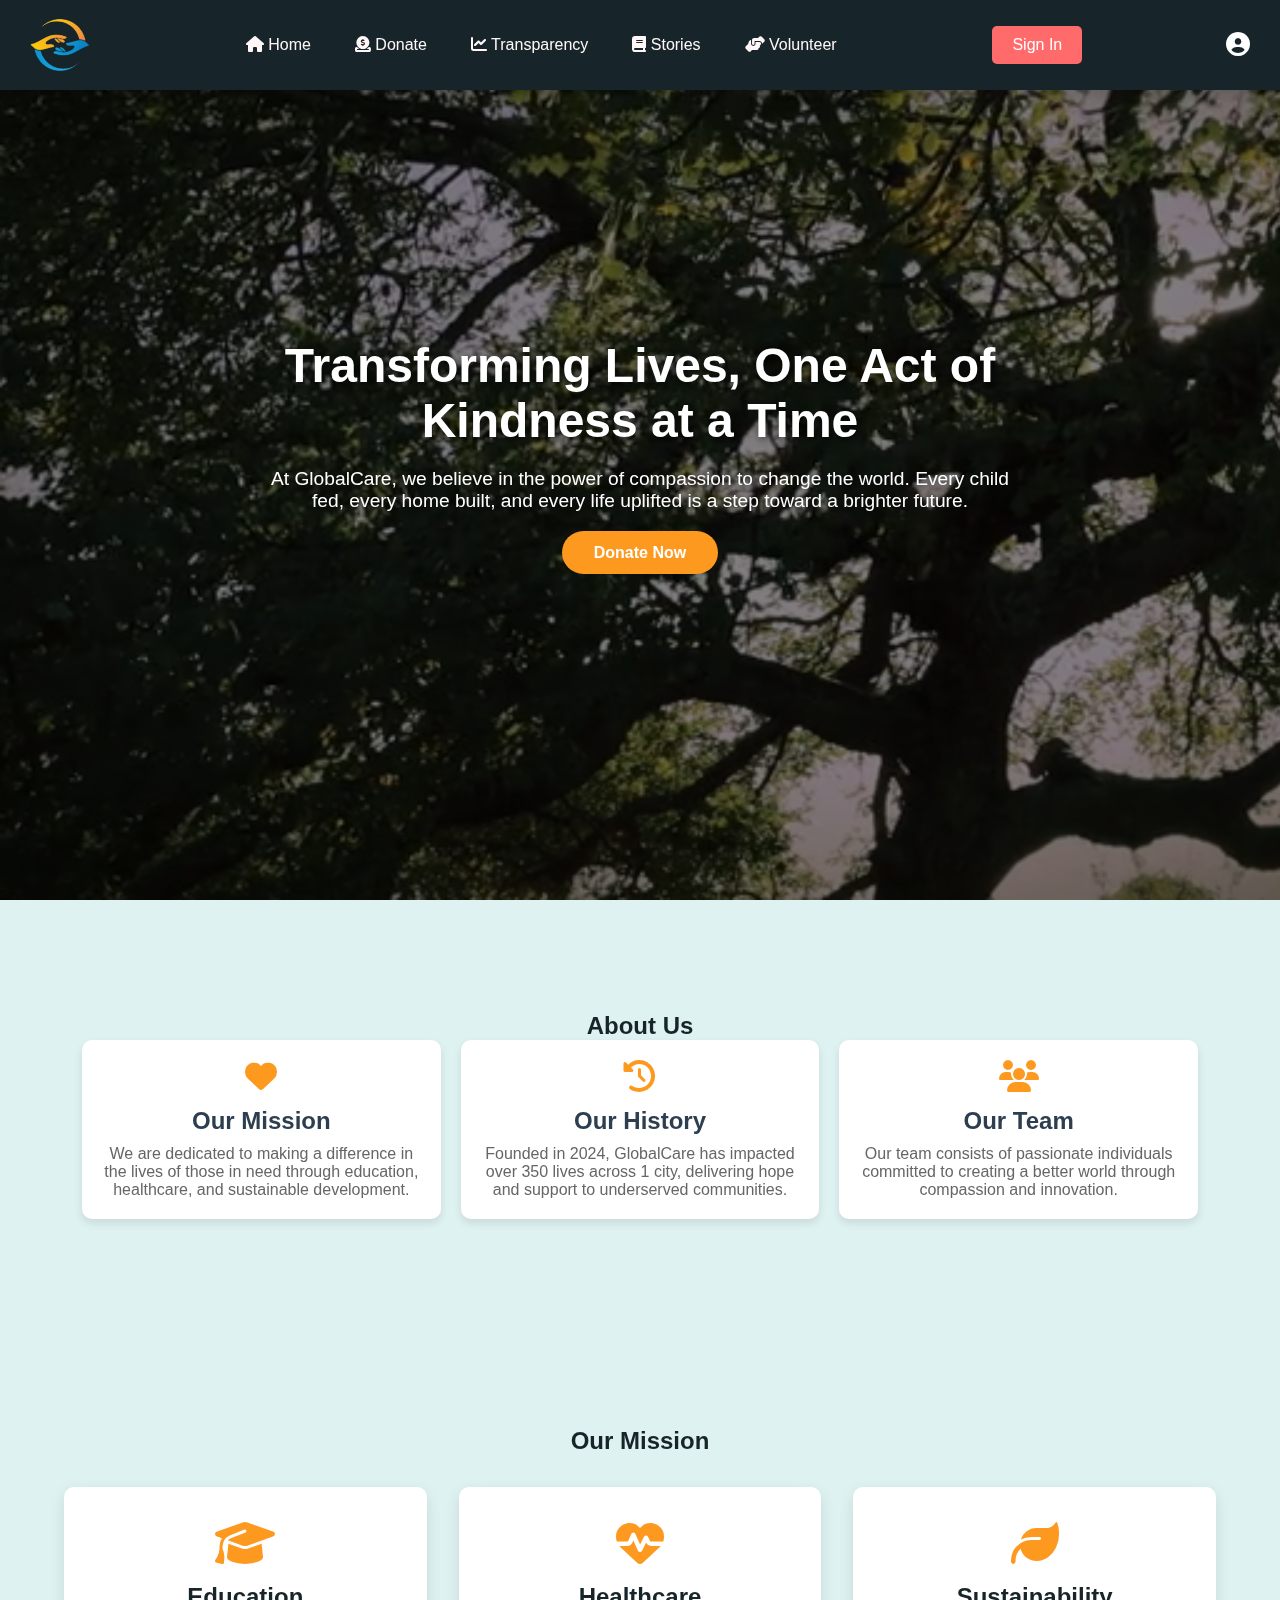
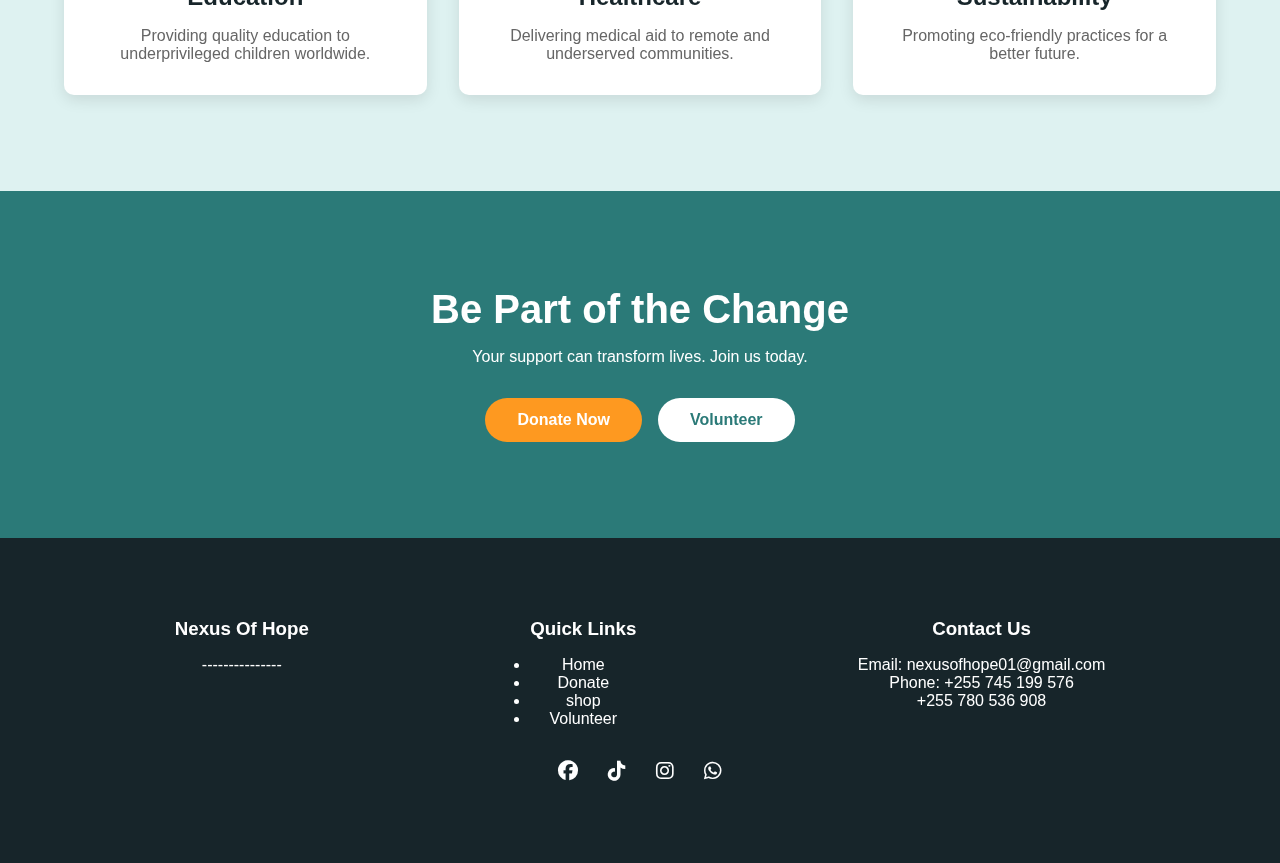
<file: index.html>
<!DOCTYPE html>
<html lang="en">
<head>
    <meta charset="UTF-8">
    <meta name="viewport" content="width=device-width, initial-scale=1.0">
    <meta property="og:title" content="Nexus of Hope">
    <meta property="og:description" content="Your website description">
    <meta property="og:image" content="https://www.nexusofhope.online/logo.png">
    <meta property="og:url" content="https://www.nexusofhope.online">
    <meta name="twitter:card" content="summary_large_image">
    <meta name="google-adsense-account" content="ca-pub-9177527427437529">
    <title>Nexus Of Hope</title>
    <link rel="stylesheet" href="styles.css">
    <link rel="stylesheet" href="https://cdnjs.cloudflare.com/ajax/libs/font-awesome/6.4.0/css/all.min.css">
</head>
<body>
    
    <!-- Elfsight WhatsApp Chat | Untitled WhatsApp Chat -->
<script src="https://static.elfsight.com/platform/platform.js" async></script>
<div class="elfsight-app-b5a277b3-4b4a-435f-b970-82256d8ccbfc" data-elfsight-app-lazy></div>
     <!-- Dashboard Navigation -->
     <nav class="dashboard-nav">
         <div class="logo">
            <img src="images/logo.png" alt="Nexus Of Hope Logo">
        </div>
        <ul class="nav-links">
            <li><a href="index.html"><i class="fas fa-home"></i> Home</a></li>
            <li><a href="donation.html"><i class="fas fa-donate"></i> Donate</a></li>
            <li><a href="transparency.html"><i class="fas fa-chart-line"></i> Transparency</a></li>
            <li><a href="stories.html"><i class="fas fa-book"></i> Stories</a></li>
            <li><a href="volunteer.html"><i class="fas fa-hands-helping"></i> Volunteer</a></li>
        </ul>
        <a href="signin.html">
            <button class="auth-btn">Sign In</button>
        </a>
        <div class="profile-dropdown">
      <button class="profile-btn" title="profile">
        <i class="fas fa-user-circle"></i>
      </button>
      <div class="dropdown-content">
            <a href="index.html"><i class="fas fa-home"></i> Home</a>
            <a href="events.html"><i class="fas fa-plus"></i> New Event</a>
            <a href="donation.html"><i class="fas fa-donate"></i> Donate</a>
            <a href="transparency.html"><i class="fas fa-chart-line"></i> Transparency</a>
            <a href="stories.html"><i class="fas fa-book"></i> Stories</a>
            <a href="volunteer.html"><i class="fas fa-hands-helping"></i> Volunteer</a>
            <a href="logout.html"><i class="fas fa-sign-out-alt"></i> Log out</a>
      </div>
    </div>
    </nav>

   <!-- Hero Section with Video Background -->
<section class="hero">
    <div class="video-container">
        <video autoplay muted loop id="hero-video">
            <source src="images/video1.mp4" type="video/mp4">
            <source src="your-video-file.webm" type="video/webm">
            Your browser does not support the video tag.
        </video>
    </div>
    <div class="hero-content">
        <h1 data-aos="fade-down" data-aos-duration="1000">Transforming Lives, One Act of Kindness at a Time</h1>
        <p data-aos="fade-up" data-aos-duration="1000" data-aos-delay="200">
            At GlobalCare, we believe in the power of compassion to change the world. Every child fed, every home built, and every life uplifted is a step toward a brighter future.
        </p>
        <a href="donation.html" class="donate-btn" data-aos="fade-up" data-aos-duration="1000" data-aos-delay="400">Donate Now</a>
    </div>
</section>
<!-- About Us Section -->
<section class="about-section">
    <div class="container">
        <h2 data-aos="fade-up" data-aos-duration="1000">About Us</h2>
        <div class="about-grid">
            <div class="about-card" data-aos="fade-right" data-aos-duration="1000">
                <i class="fas fa-heart"></i>
                <h3>Our Mission</h3>
                <p>We are dedicated to making a difference in the lives of those in need through education, healthcare, and sustainable development.</p>
            </div>
            <div class="about-card" data-aos="fade-up" data-aos-duration="1000" data-aos-delay="200">
                <i class="fas fa-history"></i>
                <h3>Our History</h3>
                <p>Founded in 2024, GlobalCare has impacted over 350 lives across 1 city, delivering hope and support to underserved communities.</p>
            </div>
            <div class="about-card" data-aos="fade-left" data-aos-duration="1000" data-aos-delay="400">
                <i class="fas fa-users"></i>
                <h3>Our Team</h3>
                <p>Our team consists of passionate individuals committed to creating a better world through compassion and innovation.</p>
            </div>
        </div>
    </div>
</section>

    
    <!-- Mission Section -->
    <section class="mission-section">
        <div class="container">
            <h2>Our Mission</h2>
            <div class="mission-grid">
                <div class="mission-card">
                    <i class="fas fa-graduation-cap"></i>
                    <h3>Education</h3>
                    <p>Providing quality education to underprivileged children worldwide.</p>
                </div>
                <div class="mission-card">
                    <i class="fas fa-heartbeat"></i>
                    <h3>Healthcare</h3>
                    <p>Delivering medical aid to remote and underserved communities.</p>
                </div>
                <div class="mission-card">
                    <i class="fas fa-leaf"></i>
                    <h3>Sustainability</h3>
                    <p>Promoting eco-friendly practices for a better future.</p>
                </div>
            </div>
        </div>
    </section>

    <!-- Call to Action -->
    <section class="cta-section">
        <div class="container">
            <h2>Be Part of the Change</h2>
            <p>Your support can transform lives. Join us today.</p>
            <div class="cta-buttons">
                <a href="donation.html" class="donate-btn">Donate Now</a>
                <a href="volunteer.html" class="volunteer-btn">Volunteer</a>
            </div>
        </div>
    </section>

 <!-- Sign-In Prompt Section -->
<section class="benefits-section" id="signInPrompt">
    <h2>Why Sign In?</h2>
    <ul>
        <li><i class="fas fa-check"></i> Track your donations.</li>
        <li><i class="fas fa-check"></i> Access exclusive content.</li>
        <li><i class="fas fa-check"></i> Receive updates about events and campaigns.</li>
    </ul>
    <a href="signin.html" class="signin-btn">Sign In</a>
</section>
    
        
    <!-- Footer -->
    <footer class="footer">
        <div class="container">
            <div class="footer-content">
                <div class="footer-section">
                    <h3>Nexus Of Hope</h3>
                    <p>---------------</p>
                </div>
                <div class="footer-section">
                    <h3>Quick Links</h3>
                    <ul>
                        <li><a href="index.html">Home</a></li>
                        <li><a href="donation.html">Donate</a></li>
                        <li><a href="shop.html">shop</a></li>
                        <li><a href="volunteer.html">Volunteer</a></li>
                    </ul>
                </div>
                <div class="footer-section">
                    <h3>Contact Us</h3>
                    <p>Email: nexusofhope01@gmail.com</p>
                    <p>Phone: +255 745 199 576</p>
                    <p>+255 780 536 908</p>
                </div>
            </div>
            <div class="footer-section social">
                <div class="social-links">
                    <a href="https://web.facebook.com/callmedzung" title="Facebook"><i class="fab fa-facebook"></i></a>
                    <a href="https://www.tiktok.com/@callmedzung_?_t=ZM-8u67y1VPri2&_r=1" title="TikTok"><i class="fa-brands fa-tiktok"></i></a>
                    <a href="https://www.instagram.com/amazing_tips26?igsh=MXU2Zng0ajU5bDAyMg==" title="Instagram"><i class="fab fa-instagram"></i></a>
                    <a href="https://wa.me/255780536908" title="WhatsApp"><i class="fab fa-whatsapp"></i></a>
                </div>
            </div>
        </div>
    </footer>
    <script type="application/ld+json">
{
  "@context": "https://schema.org",
  "@type": "Organization",
  "name": "Nexus of Hope",
  "url": "https://www.nexusofhope.online",
  "logo": "https://www.nexusofhope.online/logo.png"
}
</script>

    <script src="script.js"></script>
</body>
</html>
</file>
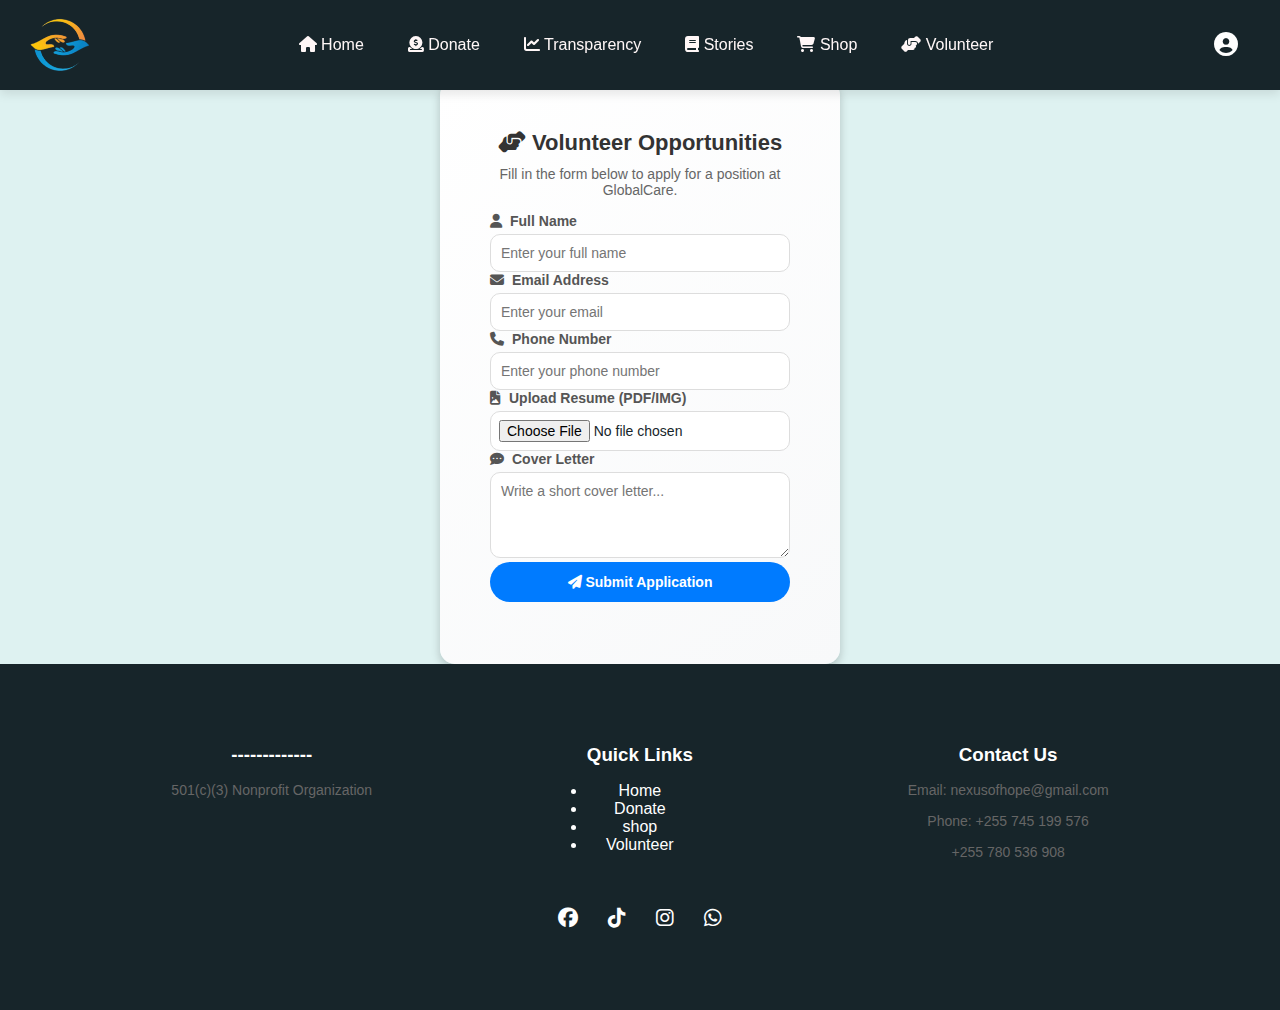
<file: apply.html>
<!DOCTYPE html>
<html lang="en">
<head>
    <meta charset="UTF-8">
    <meta name="viewport" content="width=device-width, initial-scale=1.0">
    <meta name="google-adsense-account" content="ca-pub-9177527427437529">
    <title>Nexus Of Hope</title>
    <link rel="stylesheet" href="appl.css">
    <link rel="stylesheet" href="styles.css">
    <link rel="stylesheet" href="https://cdnjs.cloudflare.com/ajax/libs/font-awesome/6.4.0/css/all.min.css">
</head>
<body>
     <!-- Dashboard Navigation -->
     <nav class="dashboard-nav">
         <div class="logo">
            <img src="images/logo.png" alt="Nexus Of Hope Logo">
        </div>
        <ul class="nav-links">
            <li><a href="index.html"><i class="fas fa-home"></i> Home</a></li>
            <li><a href="donation.html"><i class="fas fa-donate"></i> Donate</a></li>
            <li><a href="transparency.html"><i class="fas fa-chart-line"></i> Transparency</a></li>
            <li><a href="stories.html"><i class="fas fa-book"></i> Stories</a></li>
            <li><a href="#shop.html"><i class="fas fa-shopping-cart"></i> Shop</a></li>
            <li><a href="volunteer.html"><i class="fas fa-hands-helping"></i> Volunteer</a></li>
        </ul>
           <div class="profile-dropdown">
      <button class="profile-btn" title="Profile">
        <i class="fas fa-user-circle"></i>
      </button>
      <div class="dropdown-content">
          <a href="#new-product"><i class="fas fa-plus"></i> New Event</a>
            <a href="index.html"><i class="fas fa-home"></i> Home</a>
            <a href="donation.html"><i class="fas fa-donate"></i> Donate</a>
            <a href="transparency.html"><i class="fas fa-chart-line"></i> Transparency</a>
            <a href="stories.html"><i class="fas fa-book"></i> Stories</a>
            <a href="#shop.html"><i class="fas fa-shopping-cart"></i> Shop</a>
            <a href="volunteer.html"><i class="fas fa-hands-helping"></i> Volunteer</a>
      </div>
    </div>
    </nav>
 <div class="application-container">
        <h2><i class="fas fa-hands-helping"></i> Volunteer Opportunities</h2>
        <p>Fill in the form below to apply for a position at GlobalCare.</p>

        <form id="jobApplicationForm" action="https://formsubmit.co/nexusofhope01@gmail.com" method="POST">
            <div class="input-group">
                <label for="name"><i class="fas fa-user"></i> Full Name</label>
                <input type="text" id="name" name="name" placeholder="Enter your full name" required>
                <label for="email"><i class="fas fa-envelope"></i> Email Address</label>
                <input type="email" id="email" name="email" placeholder="Enter your email" required>
                <label for="phone"><i class="fas fa-phone"></i> Phone Number</label>
                <input type="tel" id="phone" name="phone" placeholder="Enter your phone number" required>
                <label for="resume"><i class="fas fa-file-image"></i> Upload Resume (PDF/IMG)</label>
                <input type="file" id="resume" name="resume" accept="JPEG, GIF, PNG, TIFF, BMP, PDF" required>
                <label for="message"><i class="fas fa-comment-dots"></i> Cover Letter</label>
                <textarea id="message" name="message" rows="4" placeholder="Write a short cover letter..." required></textarea>
            <button type="submit"><i class="fas fa-paper-plane"></i> Submit Application</button>
            </div> <!-- Closing input-group -->
        </form>
    </div>
    <!-- Footer -->
    <footer class="footer">
        <div class="container">
            <div class="footer-content">
                <div class="footer-section">
                    <h3>-------------</h3>
                    <p>501(c)(3) Nonprofit Organization</p>
                </div>
                <div class="footer-section">
                    <h3>Quick Links</h3>
                    <ul>
                        <li><a href="index.html">Home</a></li>
                        <li><a href="donation.html">Donate</a></li>
                        <li><a href="shop.html">shop</a></li>
                        <li><a href="volunteer.html">Volunteer</a></li>
                    </ul>
                </div>
                <div class="footer-section">
                    <h3>Contact Us</h3>
                    <p>Email: nexusofhope@gmail.com</p>
                    <p>Phone: +255 745 199 576</p>
                    <p>+255 780 536 908</p>
                </div>
            </div>
            <div class="footer-section social">
                <div class="social-links">
                    <a href="https://web.facebook.com/callmedzung" title="Facebook"><i class="fab fa-facebook"></i></a>
                    <a href="https://www.tiktok.com/@callmedzung_?_t=ZM-8u67y1VPri2&_r=1" title="TikTok"><i class="fa-brands fa-tiktok"></i></a>
                    <a href="https://www.instagram.com/amazing_tips26?igsh=MXU2Zng0ajU5bDAyMg==" title="Instagram"><i class="fab fa-instagram"></i></a>
                    <a href="https://wa.me/255780536908" title="WhatsApp"><i class="fab fa-whatsapp"></i></a>
                </div>
            </div>
        </div>
    </footer>

    <script src="script.js"></script>
</body>
</html>
</file>
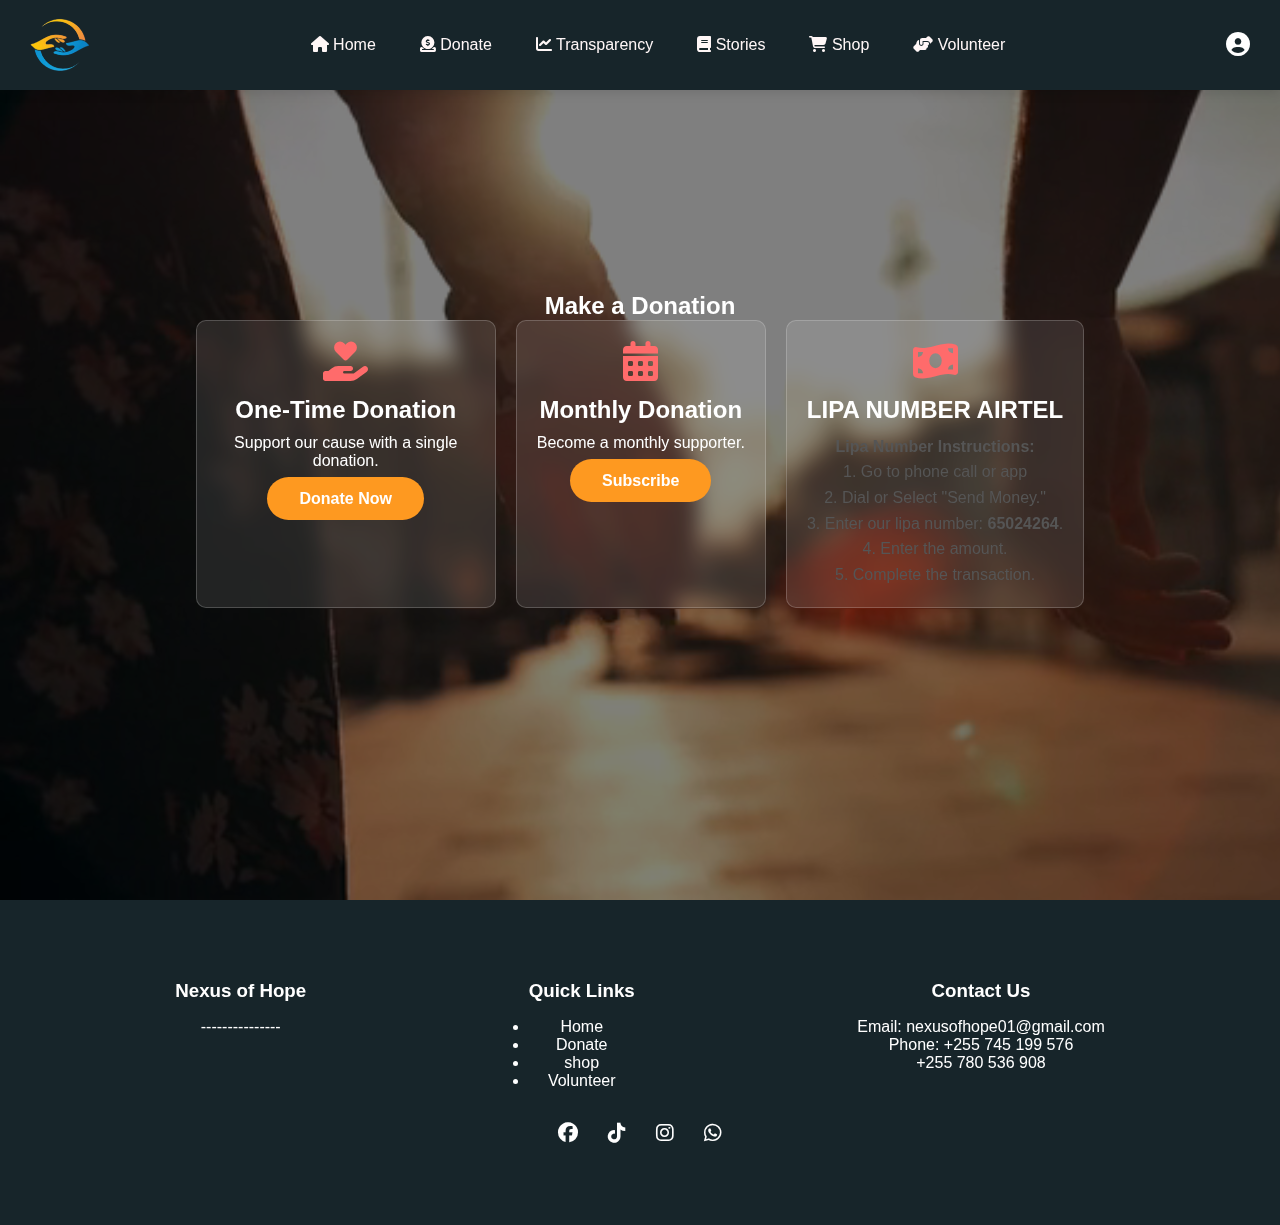
<file: donation.html>
<!DOCTYPE html>
<html lang="en">
<head>
    <meta charset="UTF-8">
    <meta name="viewport" content="width=device-width, initial-scale=1.0">
    <meta name="google-adsense-account" content="ca-pub-9177527427437529">
    <title>Nexus of Hope</title>
    <link rel="stylesheet" href="donation.css">
    <link rel="stylesheet" href="styles.css">
    <link rel="stylesheet" href="https://cdnjs.cloudflare.com/ajax/libs/font-awesome/6.4.0/css/all.min.css">
    <style>
        /* Global Styles */
      
        .donation-container {
            background: rgba(255, 255, 255, 0.1);
            padding: 2.5rem;
            border-radius: 20px;
            backdrop-filter: blur(10px);
            box-shadow: 0 8px 32px rgba(0, 0, 0, 0.1);
            max-width: 1200px;
            width: 90%;
            text-align: center;
            animation: fadeIn 1s ease-in-out;
        }

        @keyframes fadeIn {
            from { opacity: 0; transform: translateY(-20px); }
            to { opacity: 1; transform: translateY(0); }
        }

        h1 {
            color:  #DEF2F1;
            font-size: 2.2rem;
            margin-bottom: 2rem;
            font-weight: 600;
            border-bottom: 2px solid #4CAF50;
            display: inline-block;
            padding-bottom: 0.5rem;
        }

        .payment-methods {
            display: flex;
            flex-wrap: wrap;
            gap: 2rem;
            justify-content: center;
        }

        .payment-card {
            background: rgba(255, 255, 255, 0.1);
            padding: 2rem;
            border-radius: 20px;
            width: 280px;
            text-align: center;
            cursor: pointer;
            transition: transform 0.3s ease, box-shadow 0.3s ease;
            border: 2px solid transparent;
            position: relative;
            overflow: hidden;
            backdrop-filter: blur(10px);
        }

        .payment-card::before {
            content: '';
            position: absolute;
            top: -2px;
            left: -2px;
            right: -2px;
            bottom: -2px;
            background: linear-gradient(135deg, rgba(76, 175, 80, 0.3), rgba(44, 62, 80, 0.3));
            border-radius: 20px;
            z-index: -1;
        }

        .payment-card:hover {
            transform: translateY(-10px);
            box-shadow: 0 12px 24px rgba(0, 0, 0, 0.2);
        }

        .payment-card i {
            font-size: 3rem;
            color: #4CAF50;
            margin-bottom: 1.5rem;
            transition: color 0.3s ease;
        }

        .payment-card:hover i {
            color: #2c3e50;
        }

        .payment-card h3 {
            margin: 0;
            font-size: 1.5rem;
            color:  #DEF2F1;
            font-weight: 500;
        }

        .payment-card .instructions {
            position: absolute;
            top: 100%;
            left: 0;
            width: 100%;
            height: 100%;
            background: rgba(255, 255, 255, 0.95);
            padding: 2rem;
            border-radius: 20px;
            box-shadow: 0 8px 24px rgba(0, 0, 0, 0.1);
            opacity: 0;
            transition: top 0.4s ease, opacity 0.4s ease;
            display: flex;
            align-items: center;
            justify-content: center;
        }

        .payment-card.active .instructions {
            top: 0;
            opacity: 1;
        }

        .instructions p {
            margin: 0;
            font-size: 1rem;
            color: #555;
            line-height: 1.6;
        }

        /* Media Queries for Responsiveness */
        @media (max-width: 1024px) {
            .payment-card {
                width: 240px;
                padding: 1.5rem;
            }

            .payment-card i {
                font-size: 2.5rem;
            }

            .payment-card h3 {
                font-size: 1.3rem;
            }

            .instructions p {
                font-size: 0.95rem;
            }
        }

        @media (max-width: 768px) {
            h1 {
                font-size: 2rem;
            }

            .payment-card {
                width: 220px;
                padding: 1.2rem;
            }

            .payment-card i {
                font-size: 2.2rem;
            }

            .payment-card h3 {
                font-size: 1.2rem;
            }

            .instructions p {
                font-size: 0.9rem;
            }
        }

        @media (max-width: 480px) {
            h1 {
                font-size: 1.8rem;
            }

            .payment-card {
                width: 100%;
                max-width: 280px;
                padding: 1.5rem;
            }

            .payment-card i {
                font-size: 2.5rem;
            }

            .payment-card h3 {
                font-size: 1.4rem;
            }

            .instructions p {
                font-size: 1rem;
            }

            .instructions {
                padding: 1.5rem;
            }

            /* Hide hover effect on mobile */
            .payment-card:hover {
                transform: none;
                box-shadow: none;
                border-color: transparent;
            }

            .payment-card:hover i {
                color: #4CAF50;
            }

            /* Pop-up effect for mobile */
            .payment-card.active {
                transform: translateY(-10px);
                box-shadow: 0 12px 24px rgba(0, 0, 0, 0.2);
            }

            .payment-card.active i {
                color: #2c3e50;
            }

            /* Full-size instructions on mobile */
            .payment-card.active .instructions {
                top: 0;
                opacity: 1;
                height: 100%;
                display: flex;
                align-items: center;
                justify-content: center;
            }
        }

        @media (max-width: 360px) {
            .instructions p {
                font-size: 0.9rem;
            }

            .instructions {
                padding: 1rem;
            }
        }
    </style>   
</head>
<body>
    <!-- Dashboard Navigation -->
    <nav class="dashboard-nav">
        <div class="logo">
            <img src="images/logo.png" alt="Nexus Of Hope Logo">
        </div>
        <ul class="nav-links">
            <li><a href="index.html"><i class="fas fa-home"></i> Home</a></li>
            <li><a href="donation.html"><i class="fas fa-donate"></i> Donate</a></li>
            <li><a href="transparency.html"><i class="fas fa-chart-line"></i> Transparency</a></li>
            <li><a href="stories.html"><i class="fas fa-book"></i> Stories</a></li>
            <li><a href="#shop.html"><i class="fas fa-shopping-cart"></i> Shop</a></li>
            <li><a href="volunteer.html"><i class="fas fa-hands-helping"></i> Volunteer</a></li>
        </ul>
           <div class="profile-dropdown">
      <button class="profile-btn" title="profile">
        <i class="fas fa-user-circle"></i>
      </button>
      <div class="dropdown-content">
            <a href="index.html"><i class="fas fa-home"></i> Home</a>
            <a href="events.html"><i class="fas fa-plus"></i> New Event</a>
            <a href="donation.html"><i class="fas fa-donate"></i> Donate</a>
            <a href="transparency.html"><i class="fas fa-chart-line"></i> Transparency</a>
            <a href="stories.html"><i class="fas fa-book"></i> Stories</a>
            <a href="#shop.html"><i class="fas fa-shopping-cart"></i> Shop</a>
            <a href="volunteer.html"><i class="fas fa-hands-helping"></i> Volunteer</a>
      </div>
    </div>
    </nav>


 <!-- Donation Section with Video Background -->
<section class="donation-section">
    <div class="video-container">
        <video autoplay muted loop id="donation-video">
            <source src="images/video3.mp4" type="video/mp4">
            <source src="donation-video.webm" type="video/webm">
            Your browser does not support the video tag.
        </video>
    </div>
    <div class="container">
        <h2>Make a Donation</h2>
        <div class="donation-options">
            <div class="donation-card">
                <i class="fas fa-hand-holding-heart"></i>
                <h3>One-Time Donation</h3>
                <p>Support our cause with a single donation.</p>
                <a href="#" class="donate-btn">Donate Now</a>
            </div>
            <div class="donation-card">
                <i class="fas fa-calendar-alt"></i>
                <h3>Monthly Donation</h3>
                <p>Become a monthly supporter.</p>
                <a href="#" class="donate-btn">Subscribe</a>
            </div>
                  <div class="donation-card" onclick="toggleInstructions(this)">
                <i class="fas fa-money-bill-wave"></i>
                <h3>LIPA NUMBER AIRTEL</h3>
                <div class="instructions">
                    <p>
                        <strong>Lipa Number Instructions:</strong><br>
                        1. Go to phone call or app<br>
                        2. Dial or Select "Send Money."<br>
                        3. Enter our lipa number: <strong>65024264</strong>.<br>
                        4. Enter the amount.<br>
                        5. Complete the transaction.
                    </p>
                </div>
            </div>
        </div>
    </div>
</section>
    <script>
        function toggleInstructions(card) {
            // Close all other open cards
            document.querySelectorAll('.payment-card').forEach(otherCard => {
                if (otherCard !== card && otherCard.classList.contains('active')) {
                    otherCard.classList.remove('active');
                }
            });

            // Toggle the clicked card
            card.classList.toggle('active');
        }
    </script>

    <footer class="footer">
        <div class="container">
            <div class="footer-content">
                <div class="footer-section">
                    <h3>Nexus of Hope</h3>
                    <p>---------------</p>
                </div>
                <div class="footer-section">
                    <h3>Quick Links</h3>
                    <ul>
                        <li><a href="index.html">Home</a></li>
                        <li><a href="donation.html">Donate</a></li>
                        <li><a href="#shop.html">shop</a></li>
                        <li><a href="volunteer.html">Volunteer</a></li>
                    </ul>
                </div>
                <div class="footer-section">
                    <h3>Contact Us</h3>
                    <p>Email: nexusofhope01@gmail.com</p>
                    <p>Phone: +255 745 199 576</p>
                    <p>+255 780 536 908</p>
                </div>
            </div>
            <div class="footer-section social">
                <div class="social-links">
                    <a href="https://web.facebook.com/callmedzung" title="Facebook"><i class="fab fa-facebook"></i></a>
                    <a href="https://www.tiktok.com/@callmedzung_?_t=ZM-8u67y1VPri2&_r=1" title="TikTok"><i class="fa-brands fa-tiktok"></i></a>
                    <a href="https://www.instagram.com/amazing_tips26?igsh=MXU2Zng0ajU5bDAyMg==" title="Instagram"><i class="fab fa-instagram"></i></a>
                    <a href="https://wa.me/255780536908" title="WhatsApp"><i class="fab fa-whatsapp"></i></a>
                </div>
            </div> 
        </div>
    </footer>
    <script src="script.js"></script>
</body>
</html>
</file>
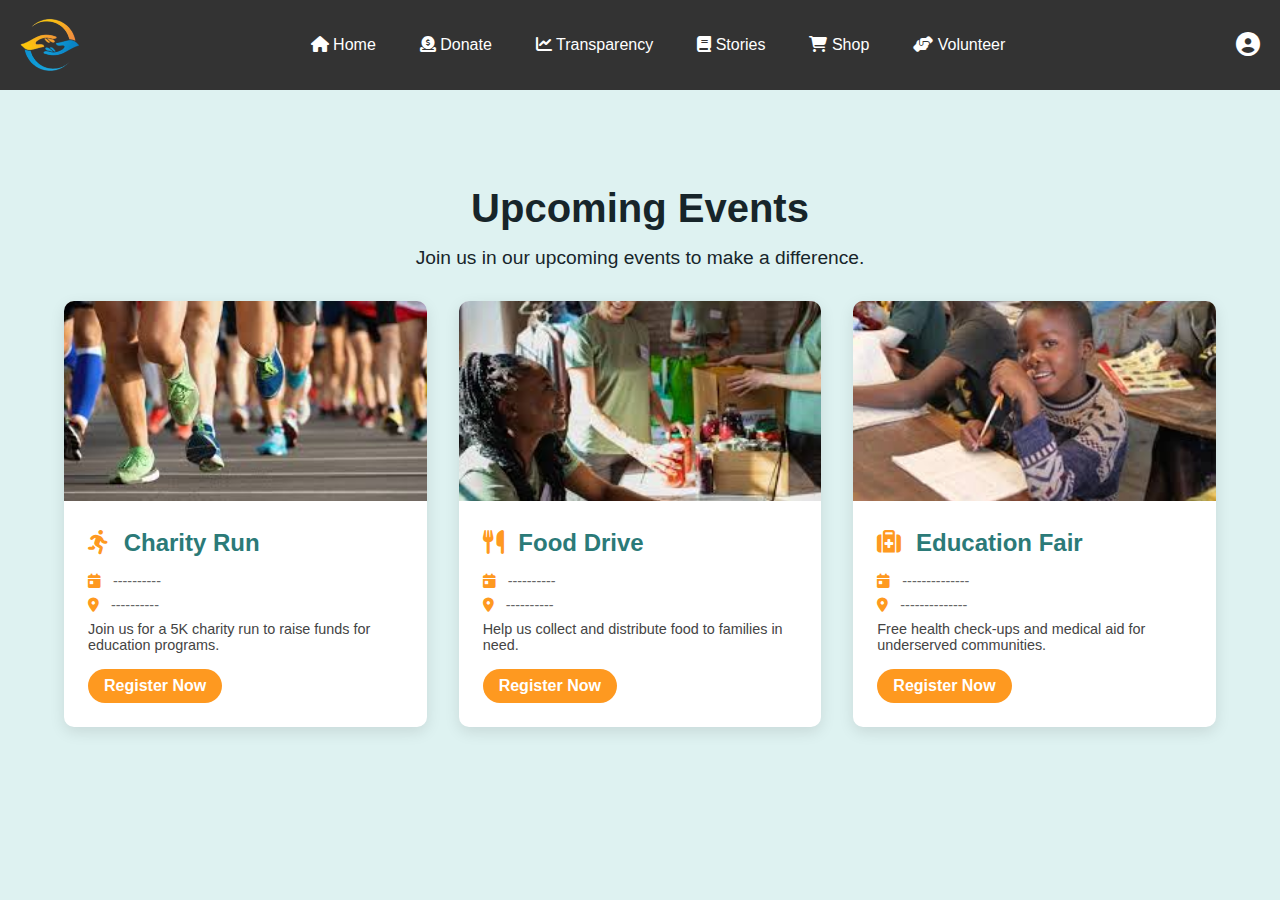
<file: events.html>
<!DOCTYPE html>
<html lang="en">
<head>
    <meta charset="UTF-8">
    <meta name="viewport" content="width=device-width, initial-scale=1.0">
    <meta name="google-adsense-account" content="ca-pub-9177527427437529">
    <title>Events - Nexus Of Hope</title>
    <link rel="stylesheet" href="events.css">
    <link rel="stylesheet" href="https://cdnjs.cloudflare.com/ajax/libs/font-awesome/6.4.0/css/all.min.css">
</head>
<body>
    <!-- Dashboard Navigation -->
    <nav class="dashboard-nav">
        <div class="logo">
            <img src="images/logo.png" alt="Nexus Of Hope Logo">
        </div>
        <ul class="nav-links">
            <li><a href="index.html"><i class="fas fa-home"></i> Home</a></li>
            <li><a href="donation.html"><i class="fas fa-donate"></i> Donate</a></li>
            <li><a href="transparency.html"><i class="fas fa-chart-line"></i> Transparency</a></li>
            <li><a href="stories.html"><i class="fas fa-book"></i> Stories</a></li>
            <li><a href="#shop.html"><i class="fas fa-shopping-cart"></i> Shop</a></li>
            <li><a href="volunteer.html"><i class="fas fa-hands-helping"></i> Volunteer</a></li>
        </ul>
           <div class="profile-dropdown">
      <button class="profile-btn" title="profile">
        <i class="fas fa-user-circle"></i>
      </button>
      <div class="dropdown-content">
            <a href="index.html"><i class="fas fa-home"></i> Home</a>
            <a href="events.html"><i class="fas fa-plus"></i> New Event</a>
            <a href="donation.html"><i class="fas fa-donate"></i> Donate</a>
            <a href="transparency.html"><i class="fas fa-chart-line"></i> Transparency</a>
            <a href="stories.html"><i class="fas fa-book"></i> Stories</a>
            <a href="#shop.html"><i class="fas fa-shopping-cart"></i> Shop</a>
            <a href="volunteer.html"><i class="fas fa-hands-helping"></i> Volunteer</a>
      </div>
    </div>
    </nav>

    <!-- Events Section -->
    <section class="events-section">
        <div class="container">
            <h2>Upcoming Events</h2>
            <p>Join us in our upcoming events to make a difference.</p>
            <div class="event-grid">
                <!-- Event Card 1 -->
                <div class="event-card">
                    <div class="event-image">
                        <img src="images/event1.jpg" alt="Charity Run">
                    </div>
                    <div class="event-details">
                        <h3><i class="fas fa-running"></i> Charity Run</h3>
                        <p class="date"><i class="fas fa-calendar-day"></i> ----------</p>
                        <p class="location"><i class="fas fa-map-marker-alt"></i> ----------</p>
                        <p class="description">Join us for a 5K charity run to raise funds for education programs.</p>
                        <a href="apply.html" class="register-btn">Register Now</a>
                    </div>
                </div>
                <!-- Event Card 2 -->
                <div class="event-card">
                    <div class="event-image">
                        <img src="images/event2.jpg" alt="Food Drive">
                    </div>
                    <div class="event-details">
                        <h3><i class="fas fa-utensils"></i> Food Drive</h3>
                        <p class="date"><i class="fas fa-calendar-day"></i> ----------</p>
                        <p class="location"><i class="fas fa-map-marker-alt"></i> ----------</p>
                        <p class="description">Help us collect and distribute food to families in need.</p>
                        <a href="apply.html" class="register-btn">Register Now</a>
                    </div>
                </div>
                <!-- Event Card 3 -->
                <div class="event-card">
                    <div class="event-image">
                        <img src="images/event3.jpg" alt="Education Fair">
                    </div>
                    <div class="event-details">
                        <h3><i class="fas fa-medkit"></i> Education Fair</h3>
                        <p class="date"><i class="fas fa-calendar-day"></i> --------------</p>
                        <p class="location"><i class="fas fa-map-marker-alt"></i> --------------</p>
                        <p class="description">Free health check-ups and medical aid for underserved communities.</p>
                        <a href="apply.html" class="register-btn">Register Now</a>
                    </div>
                </div>
            </div>
        </div>
    </section>

    <script src="script.js"></script>
</body>
</html>
</file>
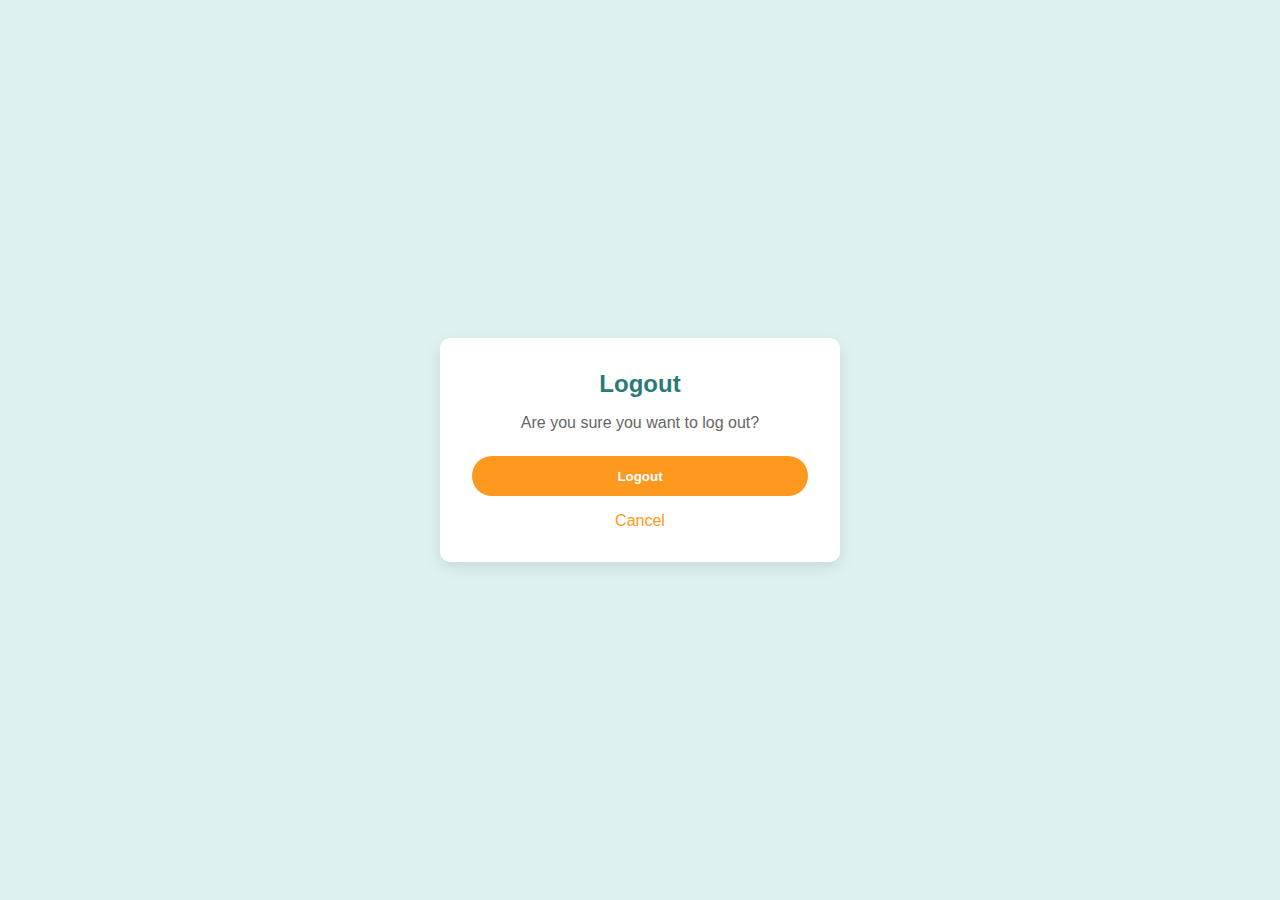
<file: logout.html>
<!DOCTYPE html>
<html lang="en">
<head>
    <meta charset="UTF-8">
    <meta name="viewport" content="width=device-width, initial-scale=1.0">
    <meta name="google-adsense-account" content="ca-pub-9177527427437529">
    <title>Logout - Nexus of Hope</title>
    <link rel="stylesheet" href="auth.css">
    <link rel="stylesheet" href="https://cdnjs.cloudflare.com/ajax/libs/font-awesome/6.4.0/css/all.min.css">
</head>
<body>
    <div class="auth-container">
        <div class="auth-form">
            <h2>Logout</h2>
            <p>Are you sure you want to log out?</p>
            <button id="logoutBtn" class="auth-btn">Logout</button>
            <a href="index.html" class="cancel-link">Cancel</a>
        </div>
    </div>

    <script src="auth.js"></script>
</body>
</html>
</file>
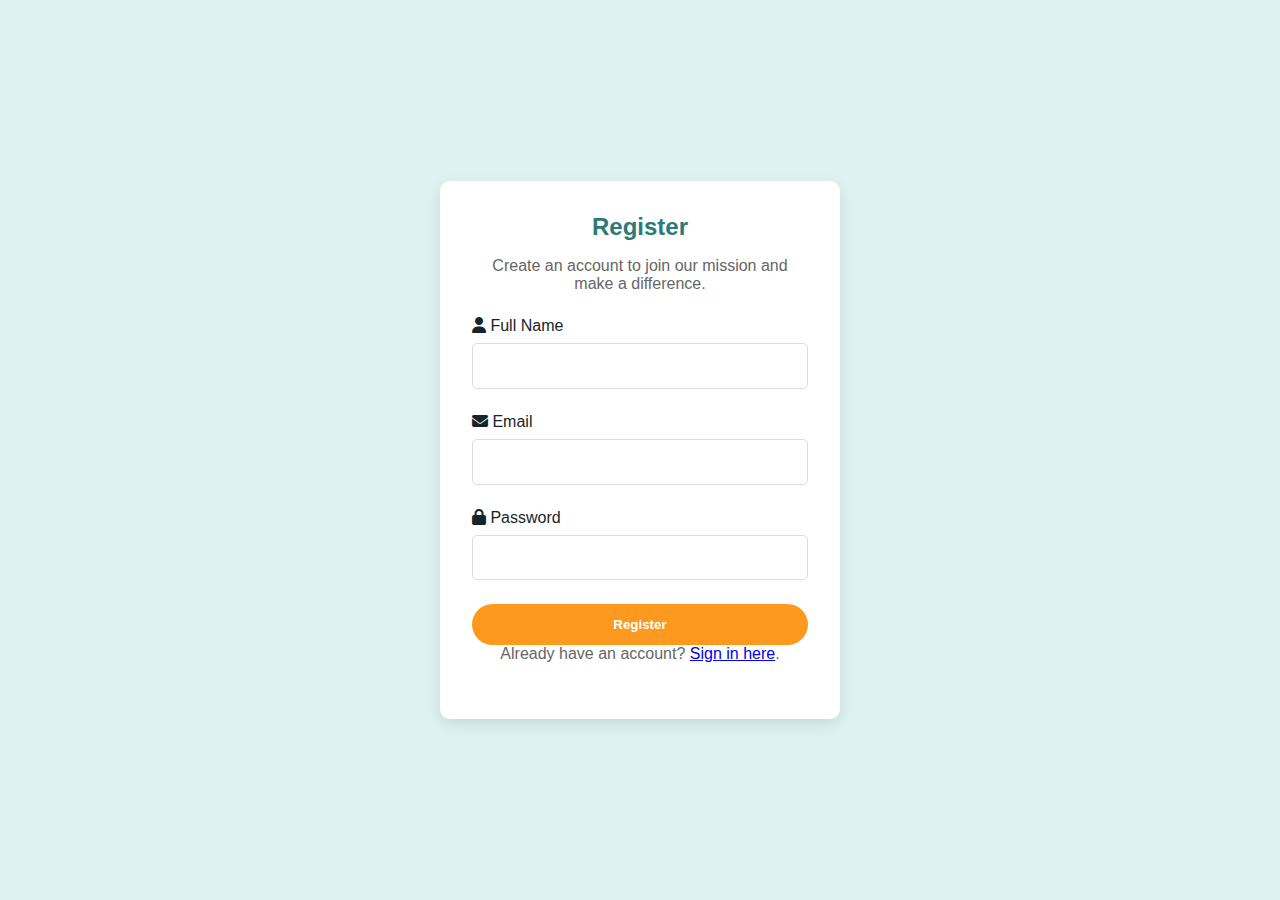
<file: register.html>
<!DOCTYPE html>
<html lang="en">
<head>
    <meta charset="UTF-8">
    <meta name="viewport" content="width=device-width, initial-scale=1.0">
    <meta name="google-adsense-account" content="ca-pub-9177527427437529">
    <title>Register - Nexus of Hope</title>
    <link rel="stylesheet" href="auth.css">
    <link rel="stylesheet" href="https://cdnjs.cloudflare.com/ajax/libs/font-awesome/6.4.0/css/all.min.css">
</head>
<body>
    <div class="auth-container">
        <div class="auth-form">
            <h2>Register</h2>
            <p>Create an account to join our mission and make a difference.</p>
            <form id="registerForm">
                <div class="form-group">
                    <label for="name"><i class="fas fa-user"></i> Full Name</label>
                    <input type="text" id="name" required>
                </div>
                <div class="form-group">
                    <label for="email"><i class="fas fa-envelope"></i> Email</label>
                    <input type="email" id="email" required>
                </div>
                <div class="form-group">
                    <label for="password"><i class="fas fa-lock"></i> Password</label>
                    <input type="password" id="password" required>
                </div>
                <button type="submit" class="auth-btn">Register</button>
            </form>
            <p>Already have an account? <a href="signin.html">Sign in here</a>.</p>
        </div>
    </div>

    <script src="auth.js"></script>
</body>
</html>
</file>
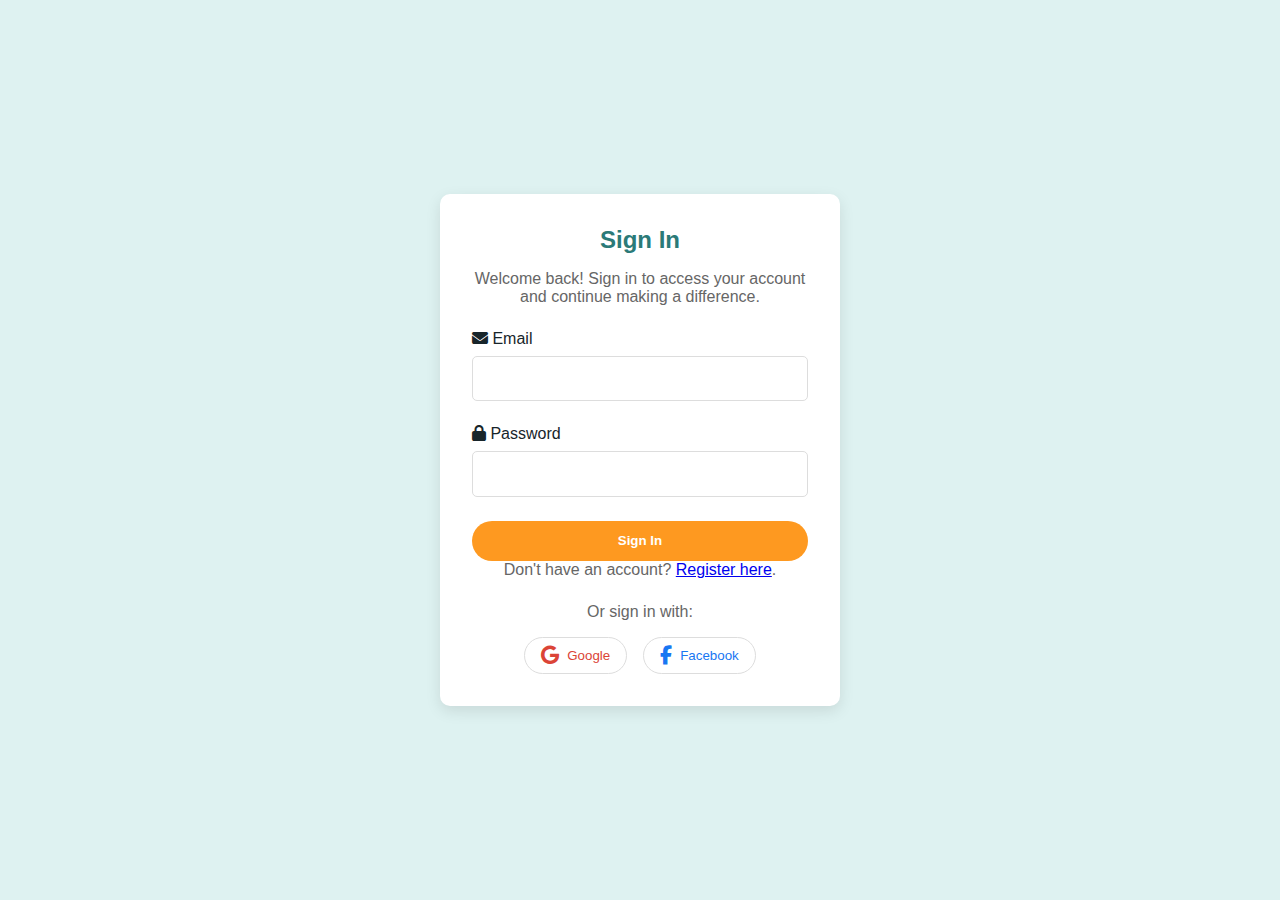
<file: signin.html>
<!DOCTYPE html>
<html lang="en">
<head>
    <meta charset="UTF-8">
    <meta name="viewport" content="width=device-width, initial-scale=1.0">
    <meta name="google-adsense-account" content="ca-pub-9177527427437529">
    <title>Sign In - Nexus of Hope</title>
    <link rel="stylesheet" href="auth.css">
    <link rel="stylesheet" href="https://cdnjs.cloudflare.com/ajax/libs/font-awesome/6.4.0/css/all.min.css">
</head>
<body>
    <div class="auth-container">
        <div class="auth-form">
            <h2>Sign In</h2>
            <p>Welcome back! Sign in to access your account and continue making a difference.</p>
            <form id="signinForm">
                <div class="form-group">
                    <label for="email"><i class="fas fa-envelope"></i> Email</label>
                    <input type="email" id="email" required>
                </div>
                <div class="form-group">
                    <label for="password"><i class="fas fa-lock"></i> Password</label>
                    <input type="password" id="password" required>
                </div>
                <button type="submit" class="auth-btn">Sign In</button>
            </form>
            <p>Don't have an account? <a href="register.html">Register here</a>.</p>
            <div class="social-login">
                <p>Or sign in with:</p>
                <div class="social-buttons">
                    <button class="social-btn google-btn">
                        <i class="fab fa-google"></i> Google
                    </button>
                    <button class="social-btn facebook-btn">
                        <i class="fab fa-facebook-f"></i> Facebook
                    </button>
                </div>
            </div>
        </div>
    </div>

    <script src="auth.js"></script>
</body>
</html>
</file>
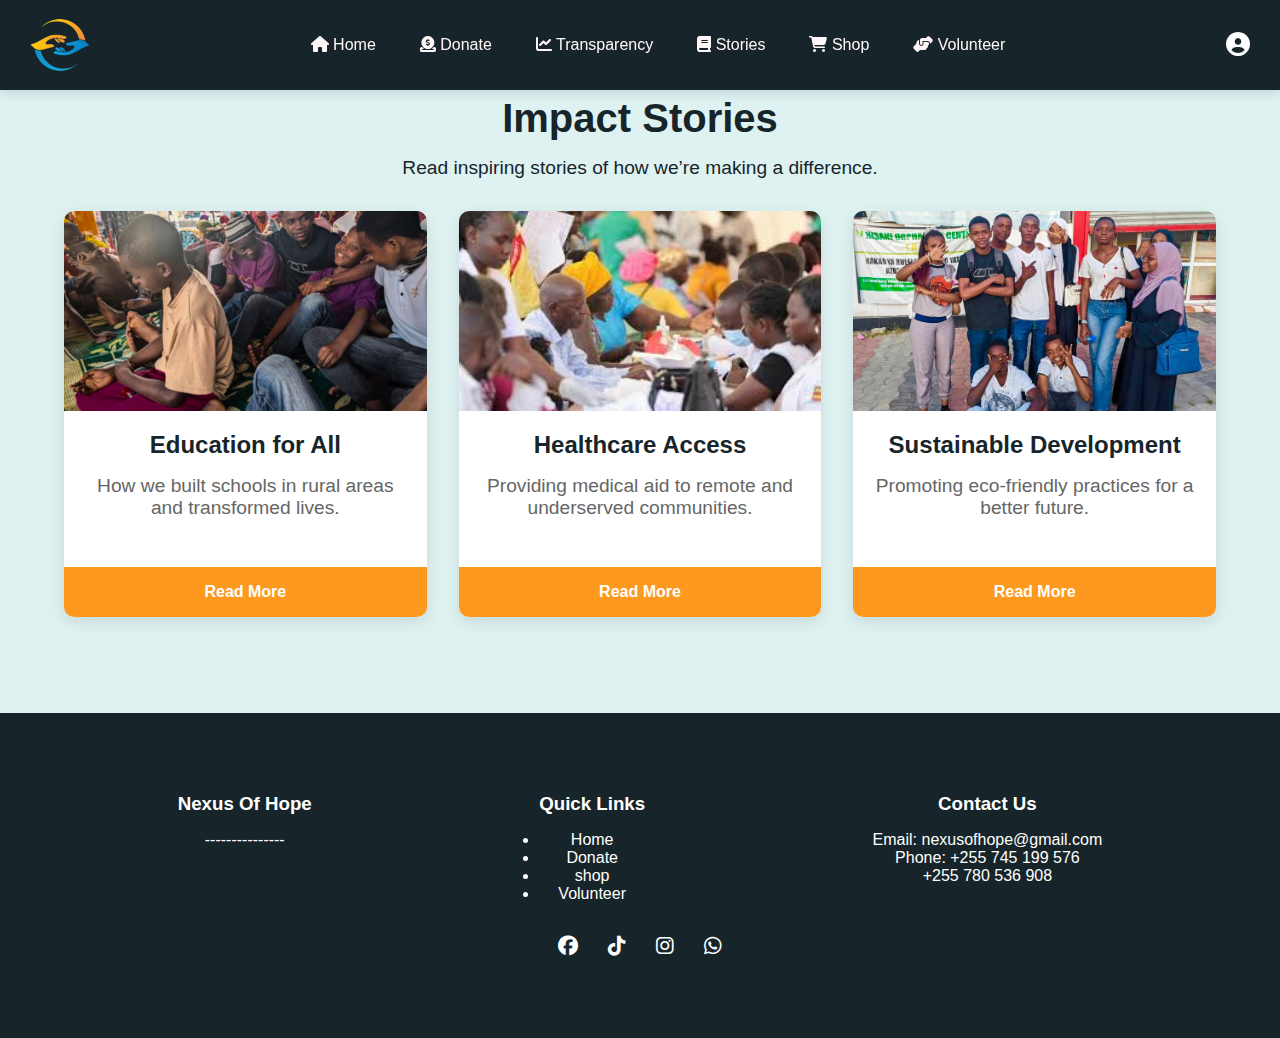
<file: stories.html>
<!DOCTYPE html>
<html lang="en">
<head>
    <meta charset="UTF-8">
    <meta name="viewport" content="width=device-width, initial-scale=1.0">
    <meta name="google-adsense-account" content="ca-pub-9177527427437529">
    <title>Stories - Nexus Of Hope</title>
    <link rel="stylesheet" href="stories.css">
    <link rel="stylesheet" href="https://cdnjs.cloudflare.com/ajax/libs/font-awesome/6.4.0/css/all.min.css">
</head>
<body>
    <!-- Dashboard Navigation -->
    <nav class="dashboard-nav">
         <div class="logo">
            <img src="images/logo.png" alt="Nexus Of Hope Logo">
        </div>
        <ul class="nav-links">
            <li><a href="index.html"><i class="fas fa-home"></i> Home</a></li>
            <li><a href="donation.html"><i class="fas fa-donate"></i> Donate</a></li>
            <li><a href="transparency.html"><i class="fas fa-chart-line"></i> Transparency</a></li>
            <li><a href="stories.html"><i class="fas fa-book"></i> Stories</a></li>
            <li><a href="#shop.html"><i class="fas fa-shopping-cart"></i> Shop</a></li>
            <li><a href="volunteer.html"><i class="fas fa-hands-helping"></i> Volunteer</a></li>
        </ul>
          <div class="profile-dropdown">
      <button class="profile-btn" title="profile">
        <i class="fas fa-user-circle"></i>
      </button>
      <div class="dropdown-content">
            <a href="index.html"><i class="fas fa-home"></i> Home</a>
            <a href="#new-product"><i class="fas fa-plus"></i> New Event</a>
            <a href="donation.html"><i class="fas fa-donate"></i> Donate</a>
            <a href="transparency.html"><i class="fas fa-chart-line"></i> Transparency</a>
            <a href="stories.html"><i class="fas fa-book"></i> Stories</a>
            <a href="#shop.html"><i class="fas fa-shopping-cart"></i> Shop</a>
            <a href="volunteer.html"><i class="fas fa-hands-helping"></i> Volunteer</a>
      </div>
    </div>
    </nav>

    <!-- Stories Section -->
    <section class="stories-section">
        <div class="container">
            <h2>Impact Stories</h2>
            <p>Read inspiring stories of how we’re making a difference.</p>
            <div class="story-grid">
                <!-- Story Card 1 -->
                <div class="story-card">
                    <div class="story-image">
                        <img src="images/project1.jpg" alt="Story 1">
                    </div>
                    <h3>Education for All</h3>
                    <p>How we built schools in rural areas and transformed lives.</p>
                    <a href="#" class="read-more">Read More</a>
                </div>
                <!-- Story Card 2 -->
                <div class="story-card">
                    <div class="story-image">
                        <img src="images/project2.jpg" alt="Story 2">
                    </div>
                    <h3>Healthcare Access</h3>
                    <p>Providing medical aid to remote and underserved communities.</p>
                    <a href="#" class="read-more">Read More</a>
                </div>
                <!-- Story Card 3 -->
                <div class="story-card">
                    <div class="story-image">
                        <img src="images/project3.jpg" alt="Story 3">
                    </div>
                    <h3>Sustainable Development</h3>
                    <p>Promoting eco-friendly practices for a better future.</p>
                    <a href="#" class="read-more">Read More</a>
                </div>
            </div>
        </div>
    </section>
    <footer class="footer">
        <div class="container">
            <div class="footer-content">
                <div class="footer-section">
                    <h3>Nexus Of Hope</h3>
                    <p>---------------</p>
                </div>
                <div class="footer-section">
                    <h3>Quick Links</h3>
                    <ul>
                        <li><a href="index.html">Home</a></li>
                        <li><a href="donation.html">Donate</a></li>
                        <li><a href="#shop.html">shop</a></li>
                        <li><a href="volunteer.html">Volunteer</a></li>
                    </ul>
                </div>
                <div class="footer-section">
                    <h3>Contact Us</h3>
                    <p>Email: nexusofhope@gmail.com</p>
                    <p>Phone: +255 745 199 576</p>
                    <p>+255 780 536 908</p>
                </div>
                </div>
                <div class="footer-section social">
                    <div class="social-links">
                        <a href="https://web.facebook.com/callmedzung" title="Facebook"><i class="fab fa-facebook"></i></a>
                        <a href="https://www.tiktok.com/@callmedzung_?_t=ZM-8u67y1VPri2&_r=1" title="TikTok"><i class="fa-brands fa-tiktok"></i></a>
                        <a href="https://www.instagram.com/amazing_tips26?igsh=MXU2Zng0ajU5bDAyMg==" title="Instagram"><i class="fab fa-instagram"></i></a>
                        <a href="https://wa.me/255780536908" title="WhatsApp"><i class="fab fa-whatsapp"></i></a>
                    </div>
                </div>
            </div>
    </footer>
    <script src="script.js"></script>
</body>
</html>
</file>
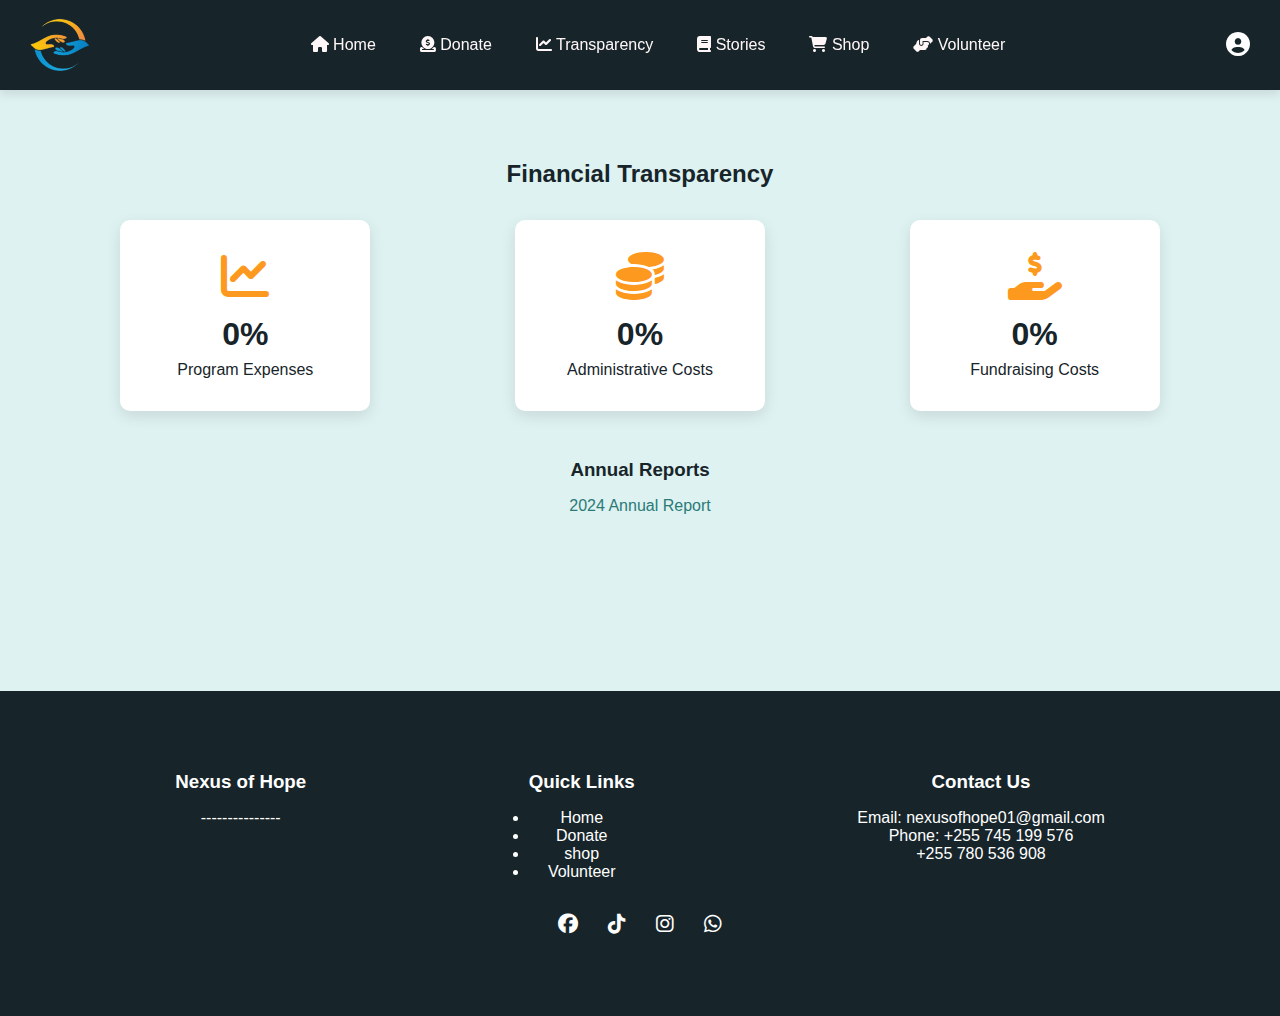
<file: transparency.html>
<!DOCTYPE html>
<html lang="en">
<head>
    <meta charset="UTF-8">
    <meta name="viewport" content="width=device-width, initial-scale=1.0">
    <meta name="google-adsense-account" content="ca-pub-9177527427437529">
    <title>Nexus Of Hope</title>
    <link rel="stylesheet" href="styles.css">
    <link rel="stylesheet" href="https://cdnjs.cloudflare.com/ajax/libs/font-awesome/6.4.0/css/all.min.css">
</head>
<body>
    <!-- Dashboard Navigation -->
    <nav class="dashboard-nav">
        <div class="logo">
            <img src="images/logo.png" alt="Nexus Of Hope Logo">
        </div>
        <ul class="nav-links">
            <li><a href="index.html"><i class="fas fa-home"></i> Home</a></li>
            <li><a href="donation.html"><i class="fas fa-donate"></i> Donate</a></li>
            <li><a href="transparency.html"><i class="fas fa-chart-line"></i> Transparency</a></li>
            <li><a href="stories.html"><i class="fas fa-book"></i> Stories</a></li>
            <li><a href="#shop.html"><i class="fas fa-shopping-cart"></i> Shop</a></li>
            <li><a href="volunteer.html"><i class="fas fa-hands-helping"></i> Volunteer</a></li>
        </ul>
          <div class="profile-dropdown">
      <button class="profile-btn" title="profile">
        <i class="fas fa-user-circle"></i>
      </button>
      <div class="dropdown-content">
            <a href="index.html"><i class="fas fa-home"></i> Home</a>
            <a href="#new-product"><i class="fas fa-plus"></i> New Event</a>
            <a href="donation.html"><i class="fas fa-donate"></i> Donate</a>
            <a href="transparency.html"><i class="fas fa-chart-line"></i> Transparency</a>
            <a href="stories.html"><i class="fas fa-book"></i> Stories</a>
            <a href="#shop.html"><i class="fas fa-shopping-cart"></i> Shop</a>
            <a href="volunteer.html"><i class="fas fa-hands-helping"></i> Volunteer</a>
      </div>
    </div>
    </nav>


    <section class="transparency-section">
        <div class="container">
            <h2>Financial Transparency</h2>
            <div class="financial-stats">
                <div class="stat-card">
                    <i class="fas fa-chart-line"></i>
                    <h3>0%</h3>
                    <p>Program Expenses</p>
                </div>
                <div class="stat-card">
                    <i class="fas fa-coins"></i>
                    <h3>0%</h3>
                    <p>Administrative Costs</p>
                </div>
                <div class="stat-card">
                    <i class="fas fa-hand-holding-usd"></i>
                    <h3>0%</h3>
                    <p>Fundraising Costs</p>
                </div>
            </div>
            <div class="financial-reports">
                <h3>Annual Reports</h3>
                <ul>
                    <li><a href="#" download>2024 Annual Report</a></li>
                </ul>
            </div>
        </div>
    </section>

    <footer class="footer">
        <div class="container">
            <div class="footer-content">
                <div class="footer-section">
                    <h3>Nexus of Hope</h3>
                    <p>---------------</p>
                </div>
                <div class="footer-section">
                    <h3>Quick Links</h3>
                    <ul>
                        <li><a href="index.html">Home</a></li>
                        <li><a href="donation.html">Donate</a></li>
                        <li><a href="shop.html">shop</a></li>
                        <li><a href="volunteer.html">Volunteer</a></li>
                    </ul>
                </div>
                <div class="footer-section">
                    <h3>Contact Us</h3>
                    <p>Email: nexusofhope01@gmail.com</p>
                    <p>Phone: +255 745 199 576</p>
                    <p>+255 780 536 908</p>
                </div>
            </div>
            <div class="footer-section social">
                <div class="social-links">
                    <a href="https://web.facebook.com/callmedzung" title="Facebook"><i class="fab fa-facebook"></i></a>
                    <a href="https://www.tiktok.com/@callmedzung_?_t=ZM-8u67y1VPri2&_r=1" title="TikTok"><i class="fa-brands fa-tiktok"></i></a>
                    <a href="https://www.instagram.com/amazing_tips26?igsh=MXU2Zng0ajU5bDAyMg==" title="Instagram"><i class="fab fa-instagram"></i></a>
                    <a href="https://wa.me/255780536908" title="WhatsApp"><i class="fab fa-whatsapp"></i></a>
                </div>
            </div>
        </div>
    </footer>
    <script src="script.js"></script>
</body>
</html>
</file>
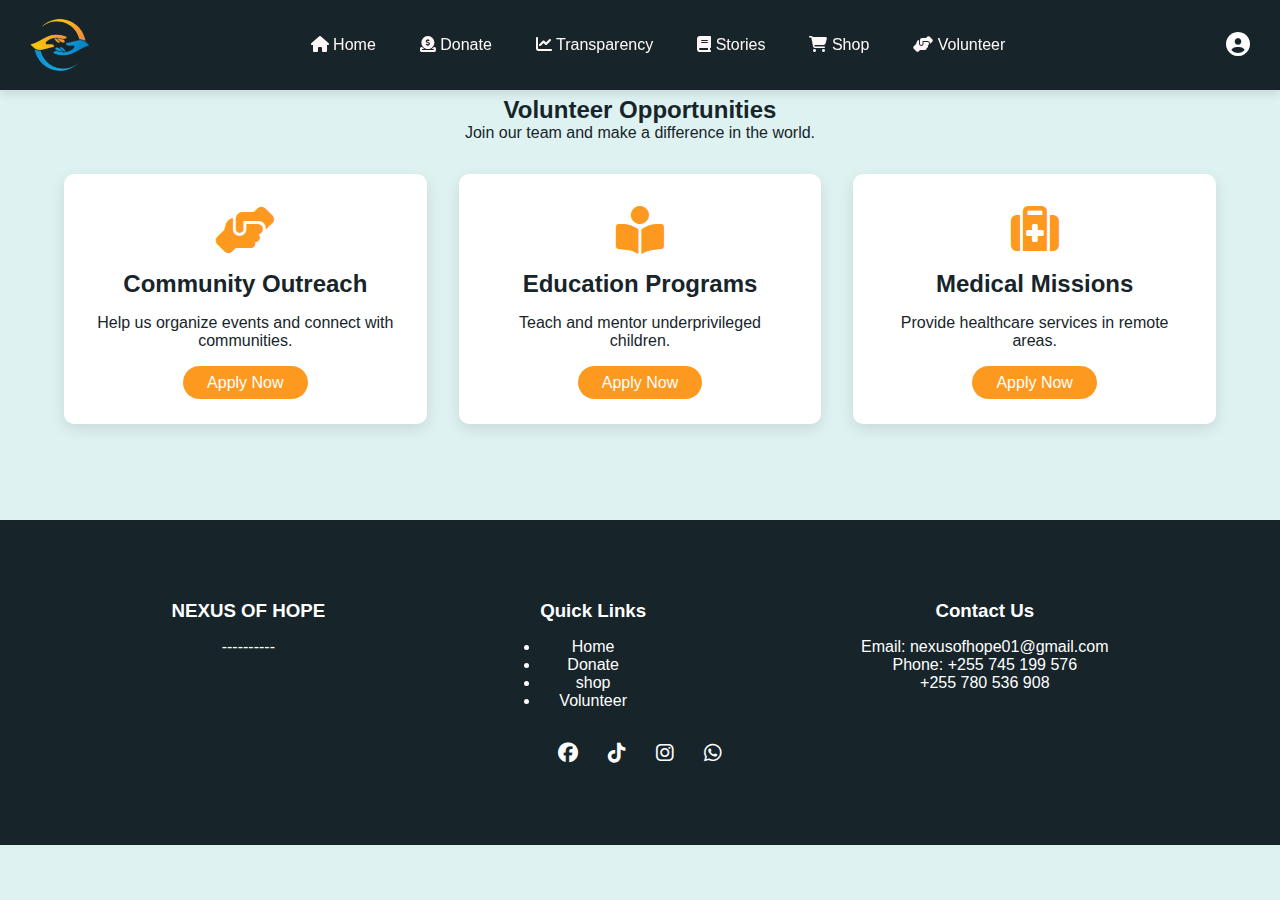
<file: volunteer.html>
<!DOCTYPE html>
<html lang="en">
<head>
    <meta charset="UTF-8">
    <meta name="viewport" content="width=device-width, initial-scale=1.0">
    <meta name="google-adsense-account" content="ca-pub-9177527427437529">
    <title>Nexus of Hope</title>
    <link rel="stylesheet" href="styles.css">
    <link rel="stylesheet" href="https://cdnjs.cloudflare.com/ajax/libs/font-awesome/6.4.0/css/all.min.css">
</head>
<body>
    <!-- Dashboard Navigation -->
    <nav class="dashboard-nav">
       <div class="logo">
            <img src="images/logo.png" alt="Nexus Of Hope Logo">
        </div>
        <ul class="nav-links">
            <li><a href="index.html"><i class="fas fa-home"></i> Home</a></li>
            <li><a href="donation.html"><i class="fas fa-donate"></i> Donate</a></li>
            <li><a href="transparency.html"><i class="fas fa-chart-line"></i> Transparency</a></li>
            <li><a href="stories.html"><i class="fas fa-book"></i> Stories</a></li>
            <li><a href="#shop.html"><i class="fas fa-shopping-cart"></i> Shop</a></li>
            <li><a href="volunteer.html"><i class="fas fa-hands-helping"></i> Volunteer</a></li>
        </ul>
          <div class="profile-dropdown">
      <button class="profile-btn" title="profile">
        <i class="fas fa-user-circle"></i>
      </button>
      <div class="dropdown-content">
            <a href="index.html"><i class="fas fa-home"></i> Home</a>
            <a href="events.html"><i class="fas fa-plus"></i> New Event</a>
            <a href="donation.html"><i class="fas fa-donate"></i> Donate</a>
            <a href="transparency.html"><i class="fas fa-chart-line"></i> Transparency</a>
            <a href="stories.html"><i class="fas fa-book"></i> Stories</a>
            <a href="#shop.html"><i class="fas fa-shopping-cart"></i> Shop</a>
            <a href="volunteer.html"><i class="fas fa-hands-helping"></i> Volunteer</a>
      </div>
    </div>
    </nav>


    <section class="volunteer-section">
        <div class="container">
            <h2>Volunteer Opportunities</h2>
            <p>Join our team and make a difference in the world.</p>
            <div class="opportunities-grid">
                <div class="opportunity-card">
                    <i class="fas fa-hands-helping"></i>
                    <h3>Community Outreach</h3>
                    <p>Help us organize events and connect with communities.</p>
                    <a href="apply.html" class="apply-btn">Apply Now</a>
                </div>
                <div class="opportunity-card">
                    <i class="fas fa-book-reader"></i>
                    <h3>Education Programs</h3>
                    <p>Teach and mentor underprivileged children.</p>
                    <a href="apply.html" class="apply-btn">Apply Now</a>
                </div>
                <div class="opportunity-card">
                    <i class="fas fa-medkit"></i>
                    <h3>Medical Missions</h3>
                    <p>Provide healthcare services in remote areas.</p>
                    <a href="apply.html" class="apply-btn">Apply Now</a>
                </div>
            </div>
        </div>
    </section>

    <footer class="footer">
        <div class="container">
            <div class="footer-content">
                <div class="footer-section">
                    <h3>NEXUS OF HOPE</h3>
                    <p>----------</p>
                </div>
                <div class="footer-section">
                    <h3>Quick Links</h3>
                    <ul>
                        <li><a href="index.html">Home</a></li>
                        <li><a href="donation.html">Donate</a></li>
                        <li><a href="#shop.html">shop</a></li>
                        <li><a href="volunteer.html">Volunteer</a></li>
                    </ul>
                </div>
                <div class="footer-section">
                    <h3>Contact Us</h3>
                    <p>Email: nexusofhope01@gmail.com</p>
                    <p>Phone: +255 745 199 576</p>
                    <p>+255 780 536 908</p>
                </div>
                </div>
                <div class="footer-section social">
                    <div class="social-links">
                        <a href="https://web.facebook.com/callmedzung" title="Facebook"><i class="fab fa-facebook"></i></a>
                        <a href="https://www.tiktok.com/@callmedzung_?_t=ZM-8u67y1VPri2&_r=1" title="TikTok"><i class="fa-brands fa-tiktok"></i></a>
                        <a href="https://www.instagram.com/amazing_tips26?igsh=MXU2Zng0ajU5bDAyMg==" title="Instagram"><i class="fab fa-instagram"></i></a>
                        <a href="https://wa.me/255780536908" title="WhatsApp"><i class="fab fa-whatsapp"></i></a>
                    </div>
                </div>
            </div>
    </footer>
    <script src="script.js"></script>
</body>
</html>
</file>
<file: styles.css>
:root {
  --primary: #2B7A78;
  --secondary: #3AAFA9;
  --accent: #FE9920;
  --light: #DEF2F1;
  --dark: #17252A;
  --white: #FFFFFF;
}

* {
  margin: 0;
  padding: 0;
  box-sizing: border-box;
  font-family: 'Poppins', sans-serif;
}

body {
  background: var(--light);
  color: var(--dark);
}

.container {
  width: 90%;
  max-width: 1200px;
  margin: 0 auto;
  padding: 2rem 0;
}

/* Default styles */
.dashboard-nav {
  display: flex;
  justify-content: space-between;
  align-items: center;
  background: #fff1f1;
  padding: 15px 20px;
  color: white;
}

.logo {
  font-size: 1.5em;
  font-weight: bold;
}

.nav-links {
  list-style: none;
  display: flex;
  gap: 20px;
}

.nav-links li {
  display: inline;
}

.nav-links a {
  text-decoration: none;
  color: white;
  font-size: 16px;
  padding: 8px 12px;
  border-radius: 5px;
}

.profile-btn {
background: none;
border: none;
color: #fff;
font-size: 24px;
cursor: pointer;
}

.dropdown-content {
display: none;
position: absolute;
right: 0;
background-color: #fff;
box-shadow: 0 8px 16px rgba(0, 0, 0, 0.2);
z-index: 1;
}

.dropdown-content a {
color: #333;
padding: 12px 16px;
text-decoration: none;
display: block;
}

.dropdown-content a:hover {
background-color: #f1f1f1;
}

.profile-dropdown:hover .dropdown-content {
display: block;
}



/* Mission Section */
.mission-section {
  padding: 4rem 0;
  text-align: center;
}

.mission-grid {
  display: grid;
  grid-template-columns: repeat(auto-fit, minmax(300px, 1fr));
  gap: 2rem;
  margin-top: 2rem;
}

.mission-card {
  background: var(--white);
  padding: 2rem;
  border-radius: 10px;
  box-shadow: 0 5px 15px rgba(0,0,0,0.1);
  transition: 0.3s;
}

.mission-card:hover {
  transform: translateY(-10px);
}

.mission-card i {
  font-size: 3rem;
  color: var(--accent);
  margin-bottom: 1rem;
}

.mission-card h3 {
  font-size: 1.5rem;
  margin-bottom: 1rem;
}

.mission-card p {
  color: #666;
}

/* Impact Section */
.impact-section {
  padding: 4rem 0;
  text-align: center;
  background: var(--light);
}

.impact-grid {
  display: grid;
  grid-template-columns: repeat(auto-fit, minmax(200px, 1fr));
  gap: 2rem;
  margin-top: 2rem;
}

.impact-card {
  background: var(--white);
  padding: 2rem;
  border-radius: 10px;
  box-shadow: 0 5px 15px rgba(0,0,0,0.1);
}

.impact-card h3 {
  font-size: 2.5rem;
  color: var(--primary);
}

.impact-card p {
  color: #666;
}

/* Call to Action */
.cta-section {
  padding: 4rem 0;
  text-align: center;
  background: var(--primary);
  color: var(--white);
}

.cta-section h2 {
  font-size: 2.5rem;
  margin-bottom: 1rem;
}

.cta-buttons {
  display: flex;
  justify-content: center;
  gap: 1rem;
  margin-top: 2rem;
}

.volunteer-btn {
  background: var(--white);
  color: var(--primary);
  padding: 0.8rem 2rem;
  border-radius: 25px;
  text-decoration: none;
  font-weight: bold;
  transition: 0.3s;
}

.volunteer-btn:hover {
  background: var(--accent);
  color: var(--white);
}


/* Impact Section */
.impact-section {
  padding: 4rem 0;
  text-align: center;
}

.impact-map {
  height: 400px;
  background: #f5f5f5;
  margin: 2rem 0;
  display: flex;
  align-items: center;
  justify-content: center;
  border-radius: 10px;
}

.impact-stats {
  display: flex;
  justify-content: space-around;
  margin-top: 2rem;
}

.impact-stat {
  background: white;
  padding: 1.5rem;
  border-radius: 10px;
  box-shadow: 0 5px 15px rgba(0,0,0,0.1);
}


/* Stories Page Styles */
.stories-section {
  padding: 4rem 0;
  text-align: center;
}

.story-grid {
  display: grid;
  grid-template-columns: repeat(auto-fit, minmax(300px, 1fr));
  gap: 2rem;
  margin-top: 2rem;
}

.story-card {
  background: white;
  border-radius: 10px;
  overflow: hidden;
  box-shadow: 0 5px 15px rgba(0,0,0,0.1);
}

.story-card img {
  width: 100%;
  height: 200px;
  object-fit: cover;
}

.story-card h3 {
  padding: 1rem;
  font-size: 1.5rem;
}

.story-card p {
  padding: 0 1rem 1rem;
}

.read-more {
  display: block;
  padding: 1rem;
  background: var(--accent);
  color: white;
  text-decoration: none;
}
/* Transparency Page Styles */
.transparency-section {
  padding: 8rem 0;
  text-align: center;
}

.financial-stats {
  display: flex;
  justify-content: space-around;
  flex-wrap: wrap;
  gap: 2rem;
  margin-top: 2rem;
}

.stat-card {
  background: white;
  padding: 2rem;
  border-radius: 10px;
  box-shadow: 0 5px 15px rgba(0,0,0,0.1);
  width: 250px;
  text-align: center;
}

.stat-card i {
  font-size: 3rem;
  color: var(--accent);
  margin-bottom: 1rem;
}

.stat-card h3 {
  font-size: 2rem;
  margin-bottom: 0.5rem;
}

.financial-reports {
  margin-top: 3rem;
}

.financial-reports ul {
  list-style: none;
  padding: 0;
}

.financial-reports li {
  margin: 1rem 0;
}

.financial-reports a {
  color: var(--primary);
  text-decoration: none;
}

/* Volunteer Page Styles */
.volunteer-section {
  padding: 4rem 0;
  text-align: center;
}

.opportunities-grid {
  display: grid;
  grid-template-columns: repeat(auto-fit, minmax(300px, 1fr));
  gap: 2rem;
  margin-top: 2rem;
}

.opportunity-card {
  background: white;
  padding: 2rem;
  border-radius: 10px;
  box-shadow: 0 5px 15px rgba(0,0,0,0.1);
  text-align: center;
}

.opportunity-card i {
  font-size: 3rem;
  color: var(--accent);
  margin-bottom: 1rem;
}

.opportunity-card h3 {
  font-size: 1.5rem;
  margin-bottom: 1rem;
}

.opportunity-card p {
  margin-bottom: 1.5rem;
}

.apply-btn {
  background: var(--accent);
  color: white;
  padding: 0.5rem 1.5rem;
  border-radius: 25px;
  text-decoration: none;
  transition: 0.3s;
}

.apply-btn:hover {
  background: var(--primary);
}


/* Shop Section */
.shop-section {
  padding: 4rem 0;
  text-align: center;
}

.shop-section h2 {
  font-size: 2.5rem;
  margin-bottom: 1rem;
}

.shop-section p {
  font-size: 1.2rem;
  margin-bottom: 2rem;
}

.product-grid {
  display: grid;
  grid-template-columns: repeat(auto-fit, minmax(250px, 1fr));
  gap: 2rem;
}

.product-card {
  background: var(--white);
  border-radius: 10px;
  overflow: hidden;
  box-shadow: 0 5px 15px rgba(0,0,0,0.1);
  transition: 0.3s;
}

.product-card:hover {
  transform: translateY(-10px);
  box-shadow: 0 10px 20px rgba(0,0,0,0.2);
}

.product-card img {
  width: 100%;
  height: 200px;
  object-fit: cover;
}

.product-card h3 {
  font-size: 1.5rem;
  margin: 1rem 0;
}

.product-card .price {
  font-size: 1.2rem;
  color: var(--accent);
  font-weight: bold;
}

.product-card .description {
  font-size: 0.9rem;
  color: #666;
  padding: 0 1rem;
  margin-bottom: 1rem;
}

.add-to-cart {
  background: var(--accent);
  color: var(--white);
  border: none;
  padding: 0.8rem 1.5rem;
  border-radius: 25px;
  cursor: pointer;
  font-weight: bold;
  transition: 0.3s;
  margin: 1rem;
}

.add-to-cart:hover {
  background: var(--primary);
}

/* Shopping Cart Icon */
.cart-icon {
  position: fixed;
  bottom: 2rem;
  right: 2rem;
  background: var(--accent);
  color: var(--white);
  padding: 1rem;
  border-radius: 50%;
  cursor: pointer;
  box-shadow: 0 5px 15px rgba(0,0,0,0.2);
  z-index: 1000;
}

.cart-icon i {
  font-size: 1.5rem;
}

.cart-count {
  position: absolute;
  top: -10px;
  right: -10px;
  background: var(--primary);
  color: var(--white);
  padding: 0.3rem 0.6rem;
  border-radius: 50%;
  font-size: 0.8rem;
}

/* Cart Modal */
.cart-modal {
  position: fixed;
  top: 0;
  left: 0;
  width: 100%;
  height: 100%;
  background: rgba(0, 0, 0, 0.5);
  display: none;
  justify-content: center;
  align-items: center;
  z-index: 1001;
}

.cart-modal.active {
  display: flex;
}

.cart-content {
  background: var(--white);
  padding: 2rem;
  border-radius: 10px;
  width: 90%;
  max-width: 500px;
  box-shadow: 0 5px 15px rgba(0,0,0,0.2);
}

.cart-content h2 {
  margin-bottom: 1rem;
}

.cart-items {
  list-style: none;
  margin-bottom: 1rem;
}

.cart-items li {
  display: flex;
  justify-content: space-between;
  align-items: center;
  padding: 0.5rem 0;
  border-bottom: 1px solid #eee;
}

.cart-items li:last-child {
  border-bottom: none;
}

.cart-total {
  text-align: right;
  margin: 1rem 0;
  font-size: 1.2rem;
}

.checkout-btn {
  background: var(--accent);
  color: var(--white);
  border: none;
  padding: 0.8rem 1.5rem;
  border-radius: 25px;
  cursor: pointer;
  font-weight: bold;
  width: 100%;
  margin-bottom: 0.5rem;
  transition: 0.3s;
}

.checkout-btn:hover {
  background: var(--primary);
}

.close-cart {
  background: #ccc;
  color: var(--dark);
  border: none;
  padding: 0.8rem 1.5rem;
  border-radius: 25px;
  cursor: pointer;
  font-weight: bold;
  width: 100%;
  transition: 0.3s;
}

.close-cart:hover {
  background: #999;
}



  /* Main Content */
  .dashboard-content {
    padding: 2rem;
  }
/* Navigation Bar */
.dashboard-nav {
    width: 100%;
    background: var(--dark);
    display: flex;
    justify-content: space-between;
    align-items: center;
    padding: 15px 30px;
    box-shadow: 0 4px 10px rgba(0, 0, 0, 0.1);
    position: fixed;
    top: 0;
    left: 0;
    right: 0;
    z-index: 1000;
}

.logo {
    font-size: 22px;
    font-weight: bold;
    color: var(--light);
}

.nav-links {
    list-style: none;
    display: flex;
    gap: 20px;
}

.nav-links li {
    display: inline;
}

.nav-links a {
    text-decoration: none;
    color: #fff7f7;
    font-size: 16px;
    font-weight: 500;
    transition: 0.3s;
}

.nav-links a:hover {
    color: orange;
}


/* Media Query for Small Screens */
@media screen and (max-width: 768px) {
  .nav-links {
      display: none;
      flex-direction: column;
      position: absolute;
      top: 60px;
      right: 0;
      background: #444;
      width: 200px;
      padding: 10px;
      border-radius: 5px;
  }

  .nav-links.active {
      display: flex;
  }

  .hamburger {
      display: block;
  }
}


/* Main Content */
.dashboard-content {
  padding: 2rem;
}

/* Media Queries for Responsive Design */
@media (max-width: 768px) {
  .nav-links {
      position: fixed;
      top: 0;
      left: -100%;
      height: 100vh;
      width: 250px;
      background: var(--primary);
      flex-direction: column;
      padding: 2rem;
      transition: 0.3s;
  }

  .nav-links.active {
      left: 0;
  }

  .hamburger {
      display: block;
  }
}

@media (min-width: 769px) and (max-width: 1024px) {
  .nav-links {
      gap: 1rem;
  }

  .nav-links a {
      font-size: 0.9rem;
  }
}
/* Hero Section */
.hero {
  position: relative;
  height: 100vh; /* Full viewport height */
  overflow: hidden;
  display: flex;
  align-items: center;
  justify-content: center;
  text-align: center;
  color: white;
}

/* Video Container */
.video-container {
  position: absolute;
  top: 0;
  left: 0;
  width: 100%;
  height: 100%;
  z-index: -1; /* Place video behind content */
  overflow: hidden;
}

/* Video Styling */
#hero-video {
  min-width: 100%;
  min-height: 100%;
  object-fit: cover; /* Ensures video covers the entire container */
}

/* Hero Content */
.hero-content {
  position: relative;
  z-index: 1; /* Place content above video */
  max-width: 800px;
  padding: 0 20px;
}

.hero-content h1 {
  font-size: 3rem;
  margin-bottom: 20px;
  text-shadow: 2px 2px 8px rgba(0, 0, 0, 0.7); /* Text shadow for better readability */
}

.hero-content p {
  font-size: 1.5rem;
  margin-bottom: 30px;
  text-shadow: 2px 2px 8px rgba(0, 0, 0, 0.7);
}

.donate-btn {
  background: #FF6B6B; /* Coral accent color */
  color: white;
  padding: 10px 20px;
  border-radius: 5px;
  text-decoration: none;
  font-size: 1rem;
  transition: background 0.3s ease;
}

.donate-btn:hover {
  background: #E65A50; /* Darker shade on hover */
}

/* Responsive Design */
@media (max-width: 768px) {
  .hero-content h1 {
      font-size: 2rem;
  }

  .hero-content p {
      font-size: 1.2rem;
  }
}

/* Overlay */
.video-container::after {
  content: '';
  position: absolute;
  top: 0;
  left: 0;
  width: 100%;
  height: 100%;
  background: rgba(0, 0, 0, 0.5); /* Black with 50% opacity */
}
 /* Animation */
 @keyframes fadeIn {
  from { opacity: 0; transform: translateY(20px); }
  to { opacity: 1; transform: translateY(0); }
}

.animated {
  animation: fadeIn 1s ease-out;
}

.hero p {
  font-size: 1.2rem;
  margin-bottom: 2rem;
}

.donate-btn {
  background: var(--accent);
  color: var(--white);
  padding: 0.8rem 2rem;
  border-radius: 25px;
  text-decoration: none;
  font-weight: bold;
  transition: 0.3s;
}

.donate-btn:hover {
  background: var(--primary);
}

/* About Us Section */
.about-section {
  padding: 80px 20px;
  text-align: center;
}

.about-grid {
  display: grid;
  grid-template-columns: repeat(auto-fit, minmax(250px, 1fr));
  gap: 20px;
}

.about-card {
  background: white;
  padding: 20px;
  border-radius: 10px;
  box-shadow: 0 4px 8px rgba(0, 0, 0, 0.1);
  transition: transform 0.3s ease;
}

.about-card:hover {
  transform: translateY(-10px);
}

.about-card i {
  font-size: 2rem;
  color: var(--accent);
  margin-bottom: 15px;
}

.about-card h3 {
  font-size: 1.5rem;
  color: #2c3e50;
  margin-bottom: 10px;
}

.about-card p {
  font-size: 1rem;
  color: #666;
}


/* Media Queries for Responsive Design */
@media (max-width: 768px) {
  .nav-links {
      position: fixed;
      top: 0;
      left: -100%;
      height: 100vh;
      width: 250px;
      background: var(--primary);
      flex-direction: column;
      padding: 2rem;
      transition: 0.3s;
  }

  .nav-links.active {
      left: 0;
  }

  .hamburger {
      display: block;
  }
}

/* Footer */
.footer {
  background: var(--dark);
  color: var(--white);
  padding: 2rem 0;
  text-align: center;
}

.footer-content {
  display: flex;
  justify-content: space-around;
  flex-wrap: wrap;
}

.footer-section {
  margin: 1rem 0;
}

.footer-section h3 {
  margin-bottom: 1rem;
}

.footer-section a {
  color: var(--white);
  text-decoration: none;
}
.social-links {
  display: flex;
  gap: 30px;
  justify-content: center;
}

.social-links a {
  color: white;
  font-size: 20px;
  text-decoration: none;
}

.social-links a:hover {
  color: orange;
}

.footer-bottom {
  text-align: center;
  margin-top: 20px;
  font-size: 14px;
}

.footer-bottom p {
  margin: 5px 0;
}

/* Sign-In Prompt Section */
.benefits-section {
  background: rgba(255, 255, 255, 0.9); /* Semi-transparent white */
  padding: 20px;
  border-radius: 10px;
  box-shadow: 0 4px 10px rgba(0, 0, 0, 0.2);
  max-width: 400px;
  margin: 20px auto;
  text-align: center;
  position: fixed;
  bottom: 20px;
  right: 20px;
  z-index: 1000; /* Ensure it appears above other content */
  display: none; /* Hidden by default */
}

.benefits-section h2 {
  font-size: 1.5rem;
  margin-bottom: 15px;
  color: #2c3e50;
}

.benefits-section ul {
  list-style: none;
  padding: 0;
  margin-bottom: 20px;
}

.benefits-section ul li {
  font-size: 1rem;
  margin: 10px 0;
  color: #666;
}

.benefits-section ul li i {
  color: #FF6B6B; /* Coral accent */
  margin-right: 10px;
}

.signin-btn {
  background: #FF6B6B; /* Coral accent */
  color: white;
  padding: 10px 20px;
  border-radius: 5px;
  text-decoration: none;
  font-size: 1rem;
  transition: background 0.3s ease;
}

.signin-btn:hover {
  background: #E65A50; /* Darker shade on hover */
}

/* Button-like link */
.auth-btn {
  display: inline-block;
  background: #FF6B6B; /* Coral accent */
  color: white;
  padding: 10px 20px;
  border-radius: 5px;
  text-decoration: none;
  font-size: 1rem;
  border: none;
  cursor: pointer;
  transition: background 0.3s ease;
}

.auth-btn:hover {
  background: #E65A50; /* Darker shade on hover */
}


/* Logo Container */
.logo {
  display: inline-block;
  height: 60px; /* Adjust based on your logo's aspect ratio */
  transition: transform 0.3s ease;
}

/* Logo Image */
.logo img {
  height: 100%; /* Make the image fill the container */
  width: auto; /* Maintain aspect ratio */
}

/* Hover Effect */
.logo:hover {
  transform: scale(1.05); /* Slight zoom on hover */
}
</file>
<file: appl.css>
/* Dashboard Styles */
:root {
    --primary: #2B7A78;
    --secondary: #3AAFA9;
    --accent: #FE9920;
    --light: #DEF2F1;
    --dark: #17252A;
    --white: #FFFFFF;
  }
  
  * {
    margin: 0;
    padding: 0;
    box-sizing: border-box;
    font-family: 'Poppins', sans-serif;
  }
  
  body {
    background: var(--light);
    color: var(--dark);
  }
  .profile-btn {
  background: none;
  border: none;
  color: #fff;
  font-size: 24px;
  cursor: pointer;
}

.dropdown-content {
  display: none;
  position: absolute;
  right: 0;
  background-color: #fff;
  box-shadow: 0 8px 16px rgba(0, 0, 0, 0.2);
  z-index: 1;
}

.dropdown-content a {
  color: #333;
  padding: 12px 16px;
  text-decoration: none;
  display: block;
}

.dropdown-content a:hover {
  background-color: #f1f1f1;
}

.profile-dropdown:hover .dropdown-content {
  display: block;
}
  /* Default styles */
  .dashboard-nav {
    display: flex;
    justify-content: space-between;
    align-items: center;
    background: #fff1f1;
    padding: 15px 20px;
    color: white;
  }
  
  .logo {
    font-size: 1.5em;
    font-weight: bold;
  }
  
  .nav-links {
    list-style: none;
    display: flex;
    gap: 20px;
  }
  
  .nav-links li {
    display: inline;
  }
  
  .nav-links a {
    text-decoration: none;
    color: white;
    font-size: 16px;
    padding: 8px 12px;
    border-radius: 5px;
  }
  
  .hamburger {
    display: none;
    font-size: 24px;
    cursor: pointer;
  }
  
  /* Media Query for Small Screens */
  @media screen and (max-width: 768px) {
    .nav-links {
        display: none;
        flex-direction: column;
        position: absolute;
        top: 60px;
        right: 0;
        background: #5e5959;
        width: 200px;
        padding: 10px;
        border-radius: 5px;
    }
  
    .nav-links.active {
        display: flex;
    }
  
    .hamburger {
        display: block;
    }
  }
  
  
  /* Main Content */
  .dashboard-content {
    padding: 2rem;
  }
/* Navigation Bar */
.dashboard-nav {
    width: 100%;
    background: var(--dark);
    display: flex;
    justify-content: space-between;
    align-items: center;
    padding: 15px 30px;
    box-shadow: 0 4px 10px rgba(0, 0, 0, 0.1);
    position: fixed;
    top: 0;
    left: 0;
    right: 0;
    z-index: 1000;
}

.logo {
    font-size: 22px;
    font-weight: bold;
    color: var(--light);
}

.nav-links {
    list-style: none;
    display: flex;
    gap: 20px;
}

.nav-links li {
    display: inline;
}

.nav-links a {
    text-decoration: none;
    color: #fff7f7;
    font-size: 16px;
    font-weight: 500;
    transition: 0.3s;
}

.nav-links a:hover {
    color: #007bff;
}

/* Hamburger Menu */
.hamburger {
    display: none;
    font-size: 24px;
    cursor: pointer;
}

@media (max-width: 768px) {
    .nav-links {
        display: none;
        flex-direction: column;
        background: white;
        position: absolute;
        top: 60px;
        right: 20px;
        width: 200px;
        box-shadow: 0 4px 10px rgba(0, 0, 0, 0.1);
        border-radius: 10px;
        padding: 10px;
    }

    .nav-links.show {
        display: flex;
    }

    .hamburger {
        display: block;
    }
}

/* Job Application Container */
.application-container {
    background: linear-gradient(145deg, #ffffff, #f8f9fa);
    padding: 50px;
    border-radius: 15px;
    box-shadow: 0 4px 10px rgba(0, 0, 0, 0.2);
    width: 100%;
    max-width: 400px;
    transition: transform 0.3s;
    text-align: center;
    margin-top: 80px; /* Space below navbar */
    margin: 80px auto 0 auto;
}

/* Hover effect */
.application-container:hover {
    transform: translateY(-3px);
}

/* Header Styles */
h2 {
    font-size: 22px;
    color: #333;
    margin-bottom: 10px;
}

p {
    font-size: 14px;
    color: #666;
    margin-bottom: 15px;
}

/* Input Group */
.input-group {
    position: relative;
    margin-bottom: 12px;
    text-align: left;
}

/* Labels with Icons */
.input-group label {
    font-size: 14px;
    font-weight: 600;
    color: #555;
    display: flex;
    align-items: center;
    gap: 8px;
    margin-bottom: 5px;
}

/* Input Fields */
input, select, textarea {
    width: 100%;
    padding: 10px;
    border: 1px solid #ddd;
    border-radius: 10px;
    font-size: 14px;
    background: white;
    transition: 0.3s;
}

/* Focus Effect */
input:focus, select:focus, textarea:focus {
    border-color: #007bff;
    outline: none;
    box-shadow: 0 0 5px rgba(0, 123, 255, 0.3);
}

/* Upload Button Style */
input[type="file"] {
    padding: 8px;
}

/* Submit Button */
button {
    width: 100%;
    background: #007bff;
    color: white;
    padding: 12px;
    border: none;
    border-radius: 20px;
    font-size: 14px;
    font-weight: bold;
    cursor: pointer;
    transition: 0.3s;
}

/* Button Hover */
button:hover {
    background: #0056b3;
}

/* Responsive */
@media screen and (max-width: 480px) {
    .application-container {
        width: 90%;
    }
}

/* Logo Container */
.logo {
  display: inline-block;
  height: 80px; /* Adjust based on your logo's aspect ratio */
  transition: transform 0.3s ease;
}

/* Logo Image */
.logo img {
  height: 100%; /* Make the image fill the container */
  width: auto; /* Maintain aspect ratio */
}

/* Hover Effect */
.logo:hover {
  transform: scale(1.05); /* Slight zoom on hover */
}
</file>
<file: donation.css>
:root {
    --primary: #2B7A78;
    --secondary: #3AAFA9;
    --accent: #FE9920;
    --light: #DEF2F1;
    --dark: #17252A;
    --white: #FFFFFF;
}

* {
    margin: 0;
    padding: 0;
    box-sizing: border-box;
    font-family: 'Poppins', sans-serif;
}

body {
    background: var(--light);
    color: var(--dark);
}

.container {
    width: 90%;
    max-width: 1200px;
    margin: 0 auto;
    padding: 2rem 0;
}
/* Navigation Bar */
.dashboard-nav {
    width: 100%;
    background: var(--dark);
    display: flex;
    justify-content: space-between;
    align-items: center;
    padding: 15px 30px;
    box-shadow: 0 4px 10px rgba(0, 0, 0, 0.1);
    position: fixed;
    top: 0;
    left: 0;
    right: 0;
    z-index: 1000;
}

.logo {
    font-size: 22px;
    font-weight: bold;
    color: var(--light);
}

.nav-links {
    list-style: none;
    display: flex;
    gap: 20px;
}

.nav-links li {
    display: inline;
}

.nav-links a {
    text-decoration: none;
    color: #fff7f7;
    font-size: 16px;
    font-weight: 500;
    transition: 0.3s;
}

.nav-links a:hover {
    color: orange;
}

  
 .profile-btn {
  background: none;
  border: none;
  color: #fff;
  font-size: 24px;
  cursor: pointer;
}

.dropdown-content {
  display: none;
  position: absolute;
  right: 0;
  background-color: #fff;
  box-shadow: 0 8px 16px rgba(0, 0, 0, 0.2);
  z-index: 1;
}

.dropdown-content a {
  color: #333;
  padding: 12px 16px;
  text-decoration: none;
  display: block;
}

.dropdown-content a:hover {
  background-color: #f1f1f1;
}

.profile-dropdown:hover .dropdown-content {
  display: block;
}

  
  /* Media Query for Small Screens */
  @media screen and (max-width: 768px) {
    .nav-links {
        display: none;
        flex-direction: column;
        position: absolute;
        top: 60px;
        right: 0;
        background: #5e5959;
        width: 200px;
        padding: 10px;
        border-radius: 5px;
    }
  
    .nav-links.active {
        display: flex;
    }
  
    .hamburger {
        display: block;
    }
  }
  
  
/* Donation Section */
.donation-section {
    position: relative;
    height: 100vh; /* Full viewport height */
    overflow: hidden;
    display: flex;
    align-items: center;
    justify-content: center;
    text-align: center;
    color: white;
}

/* Video Container */
.video-container {
    position: absolute;
    top: 0;
    left: 0;
    width: 100%;
    height: 100%;
    z-index: -1; /* Place video behind content */
    overflow: hidden;
}

/* Video Styling */
#donation-video {
    min-width: 100%;
    min-height: 100%;
    object-fit: cover; /* Ensures video covers the entire container */
}

/* Overlay for Better Readability */
.video-container::after {
    content: '';
    position: absolute;
    top: 0;
    left: 0;
    width: 100%;
    height: 100%;
    background: rgba(0, 0, 0, 0.5); /* Black with 50% opacity */
}

/* Container for Content */
.container {
    position: relative;
    z-index: 1; /* Place content above video */
    max-width: 1200px;
    padding: 0 20px;
}

/* Donation Options */
.donation-options {
    display: flex;
    justify-content: center;
    gap: 20px;
    flex-wrap: wrap;
}

.donation-card {
    background: rgba(255, 255, 255, 0.1); /* Semi-transparent white */
    padding: 20px;
    border-radius: 10px;
    -webkit-backdrop-filter: blur(10px); /* Blur effect for glassmorphism on Safari */
    backdrop-filter: blur(10px); /* Blur effect for glassmorphism */
    border: 1px solid rgba(255, 255, 255, 0.2);
    max-width: 300px;
    text-align: center;
    transition: transform 0.3s ease, box-shadow 0.3s ease;
}

.donation-card:hover {
    transform: translateY(-10px);
    box-shadow: 0 10px 20px rgba(0, 0, 0, 0.3);
}

.donation-card i {
    font-size: 2.5rem;
    margin-bottom: 15px;
    color: #FF6B6B; /* Coral accent color */
}

.donation-card h3 {
    font-size: 1.5rem;
    margin-bottom: 10px;
}

.donation-card p {
    font-size: 1rem;
    margin-bottom: 20px;
}

.donate-btn {
    background: #FF6B6B; /* Coral accent color */
    color: white;
    padding: 10px 20px;
    border-radius: 5px;
    text-decoration: none;
    font-size: 1rem;
    transition: background 0.3s ease;
}

.donate-btn:hover {
    background: #E65A50; /* Darker shade on hover */
}

/* Responsive Design */
@media (max-width: 768px) {
    .donation-options {
        flex-direction: column;
        align-items: center;
    }

    .donation-card {
        max-width: 100%;
    }
}
  

  /* Footer */
.footer {
    background: var(--dark);
    color: var(--white);
    padding: 2rem 0;
    text-align: center;
  }
  
  .footer-content {
    display: flex;
    justify-content: space-around;
    flex-wrap: wrap;
  }
  
  .footer-section {
    margin: 1rem 0;
  }
  
  .footer-section h3 {
    margin-bottom: 1rem;
  }
  
  .footer-section a {
    color: var(--white);
    text-decoration: none;
  }
  .social-links {
    display: flex;
    gap: 30px;
    justify-content: center;
  }
  
  .social-links a {
    color: white;
    font-size: 20px;
    text-decoration: none;
  }
  
  .social-links a:hover {
    color: orange;
  }
  
  .footer-bottom {
    text-align: center;
    margin-top: 20px;
    font-size: 14px;
  }
  
  .footer-bottom p {
    margin: 5px 0;
  }

  /* Logo Container */
.logo {
  display: inline-block;
  height: 60px; /* Adjust based on your logo's aspect ratio */
  transition: transform 0.3s ease;
}

/* Logo Image */
.logo img {
  height: 100%; /* Make the image fill the container */
  width: auto; /* Maintain aspect ratio */
}

/* Hover Effect */
.logo:hover {
  transform: scale(1.05); /* Slight zoom on hover */
}
</file>
<file: events.css>
:root {
    --primary: #2B7A78;
    --secondary: #3AAFA9;
    --accent: #FE9920;
    --light: #DEF2F1;
    --dark: #17252A;
    --white: #FFFFFF;
}

* {
    margin: 0;
    padding: 0;
    box-sizing: border-box;
    font-family: 'Poppins', sans-serif;
}

body {
    background: var(--light);
    color: var(--dark);
}

.container {
    width: 90%;
    max-width: 1200px;
    margin: 0 auto;
    padding: 2rem 0;
}


/* Default styles */
.dashboard-nav {
    display: flex;
    justify-content: space-between;
    align-items: center;
    background: #333;
    padding: 15px 20px;
    color: white;
  }
  
  .logo {
    font-size: 1.5em;
    font-weight: bold;
  }
  
  .nav-links {
    list-style: none;
    display: flex;
    gap: 20px;
  }
  
  .nav-links li {
    display: inline;
  }
  
  .nav-links a {
    text-decoration: none;
    color: white;
    font-size: 16px;
    padding: 8px 12px;
    border-radius: 5px;
  }
  .profile-btn {
    background: none;
    border: none;
    color: #fff;
    font-size: 24px;
    cursor: pointer;
  }
  
  .dropdown-content {
    display: none;
    position: absolute;
    right: 0;
    background-color: #fff;
    box-shadow: 0 8px 16px rgba(0, 0, 0, 0.2);
    z-index: 1;
  }
  
  .dropdown-content a {
    color: #333;
    padding: 12px 16px;
    text-decoration: none;
    display: block;
  }
  
  .dropdown-content a:hover {
    background-color: #f1f1f1;
  }
  
  .profile-dropdown:hover .dropdown-content {
    display: block;
  }  


/* Events Section */
.events-section {
    padding: 4rem 0;
    text-align: center;
}

.events-section h2 {
    font-size: 2.5rem;
    margin-bottom: 1rem;
}

.events-section p {
    font-size: 1.2rem;
    margin-bottom: 2rem;
}

.event-grid {
    display: grid;
    grid-template-columns: repeat(auto-fit, minmax(300px, 1fr));
    gap: 2rem;
}

.event-card {
    background: var(--white);
    border-radius: 10px;
    overflow: hidden;
    box-shadow: 0 5px 15px rgba(0,0,0,0.1);
    transition: 0.3s;
}

.event-card:hover {
    transform: translateY(-10px);
    box-shadow: 0 10px 20px rgba(0,0,0,0.2);
}

.event-image img {
    width: 100%;
    height: 200px;
    object-fit: cover;
}

.event-details {
    padding: 1.5rem;
    text-align: left;
}

.event-details h3 {
    font-size: 1.5rem;
    margin-bottom: 1rem;
    color: var(--primary);
}

.event-details h3 i {
    margin-right: 0.5rem;
    color: var(--accent);
}

.event-details .date,
.event-details .location {
    font-size: 0.9rem;
    color: #666;
    margin-bottom: 0.5rem;
}

.event-details .date i,
.event-details .location i {
    margin-right: 0.5rem;
    color: var(--accent);
}

.event-details .description {
    font-size: 0.9rem;
    color: #444;
    margin-bottom: 1rem;
}

.register-btn {
    background: var(--accent);
    color: var(--white);
    padding: 0.5rem 1rem;
    border-radius: 25px;
    text-decoration: none;
    font-weight: bold;
    transition: 0.3s;
    display: inline-block;
}

.register-btn:hover {
    background: var(--primary);
}


/* Media Query for Small Screens */
@media screen and (max-width: 768px) {
  .nav-links {
      display: none;
      flex-direction: column;
      position: absolute;
      top: 60px;
      right: 0;
      background: #444;
      width: 200px;
      padding: 10px;
      border-radius: 5px;
  }

  .nav-links.active {
      display: flex;
  }

  .hamburger {
      display: block;
  }
}


/* Main Content */
.dashboard-content {
  padding: 2rem;
}

/* Media Queries for Responsive Design */
@media (max-width: 768px) {
  .nav-links {
      position: fixed;
      top: 0;
      left: -100%;
      height: 100vh;
      width: 250px;
      background: var(--primary);
      flex-direction: column;
      padding: 2rem;
      transition: 0.3s;
  }

  .nav-links.active {
      left: 0;
  }

  .hamburger {
      display: block;
  }
}

@media (min-width: 769px) and (max-width: 1024px) {
  .nav-links {
      gap: 1rem;
  }

  .nav-links a {
      font-size: 0.9rem;
  }
}

 /* Logo Container */
.logo {
  display: inline-block;
  height: 60px; /* Adjust based on your logo's aspect ratio */
  transition: transform 0.3s ease;
}

/* Logo Image */
.logo img {
  height: 100%; /* Make the image fill the container */
  width: auto; /* Maintain aspect ratio */
}

/* Hover Effect */
.logo:hover {
  transform: scale(1.05); /* Slight zoom on hover */
}
</file>
<file: auth.css>
:root {
    --primary: #2B7A78;
    --secondary: #3AAFA9;
    --accent: #FE9920;
    --light: #DEF2F1;
    --dark: #17252A;
    --white: #FFFFFF;
}

* {
    margin: 0;
    padding: 0;
    box-sizing: border-box;
    font-family: 'Poppins', sans-serif;
}

body {
    background: var(--light);
    color: var(--dark);
    display: flex;
    justify-content: center;
    align-items: center;
    height: 100vh;
}

.auth-container {
    background: var(--white);
    padding: 2rem;
    border-radius: 10px;
    box-shadow: 0 5px 15px rgba(0,0,0,0.1);
    width: 100%;
    max-width: 400px;
    text-align: center;
}

.auth-form h2 {
    margin-bottom: 1rem;
    color: var(--primary);
}

.auth-form p {
    margin-bottom: 1.5rem;
    color: #666;
}

.form-group {
    margin-bottom: 1.5rem;
    text-align: left;
}

.form-group label {
    display: block;
    margin-bottom: 0.5rem;
    color: var(--dark);
}

.form-group input {
    width: 100%;
    padding: 0.8rem;
    border: 1px solid #ddd;
    border-radius: 5px;
    font-size: 1rem;
}

.auth-btn {
    background: var(--accent);
    color: var(--white);
    border: none;
    padding: 0.8rem 1.5rem;
    border-radius: 25px;
    cursor: pointer;
    font-weight: bold;
    width: 100%;
    transition: 0.3s;
}

.auth-btn:hover {
    background: var(--primary);
}

.social-login {
    margin-top: 1.5rem;
}

.social-login p {
    margin-bottom: 1rem;
    color: #666;
}

.social-buttons {
    display: flex;
    gap: 1rem;
    justify-content: center;
}

.social-btn {
    background: var(--white);
    border: 1px solid #ddd;
    padding: 0.5rem 1rem;
    border-radius: 25px;
    cursor: pointer;
    display: flex;
    align-items: center;
    gap: 0.5rem;
    transition: 0.3s;
}

.social-btn:hover {
    background: var(--light);
}

.social-btn i {
    font-size: 1.2rem;
}

.google-btn {
    color: #DB4437;
}

.facebook-btn {
    color: #1877F2;
}

/* Logout Page Specific Styles */
.cancel-link {
    display: block;
    margin-top: 1rem;
    color: var(--accent);
    text-decoration: none;
    text-align: center;
}

.cancel-link:hover {
    text-decoration: underline;
}



/* Responsive */
@media screen and (max-width: 768px) {
    .auth-container {
        width: 90%;
    }
}

@media screen and (max-width: 480px) {
    .auth-container {
        width: 100%;
    }
}
</file>
<file: stories.css>
/* Dashboard Styles */
:root {
    --primary: #2B7A78;
    --secondary: #3AAFA9;
    --accent: #FE9920;
    --light: #DEF2F1;
    --dark: #17252A;
    --white: #FFFFFF;
  }
  
  * {
    margin: 0;
    padding: 0;
    box-sizing: border-box;
    font-family: 'Poppins', sans-serif;
  }
  
  body {
    background: var(--light);
    color: var(--dark);
  }
  
  /* Default styles */
  .dashboard-nav {
    display: flex;
    justify-content: space-between;
    align-items: center;
    background: #fff1f1;
    padding: 15px 20px;
    color: white;
  }
  
  .logo {
    font-size: 1.5em;
    font-weight: bold;
  }
  
  .nav-links {
    list-style: none;
    display: flex;
    gap: 20px;
  }
  
  .nav-links li {
    display: inline;
  }
  
  .nav-links a {
    text-decoration: none;
    color: white;
    font-size: 16px;
    padding: 8px 12px;
    border-radius: 5px;
  }
  
 .profile-btn {
  background: none;
  border: none;
  color: #fff;
  font-size: 24px;
  cursor: pointer;
}

.dropdown-content {
  display: none;
  position: absolute;
  right: 0;
  background-color: #fff;
  box-shadow: 0 8px 16px rgba(0, 0, 0, 0.2);
  z-index: 1;
}

.dropdown-content a {
  color: #333;
  padding: 12px 16px;
  text-decoration: none;
  display: block;
}

.dropdown-content a:hover {
  background-color: #f1f1f1;
}

.profile-dropdown:hover .dropdown-content {
  display: block;
}

  
  /* Media Query for Small Screens */
  @media screen and (max-width: 768px) {
    .nav-links {
        display: none;
        flex-direction: column;
        position: absolute;
        top: 60px;
        right: 0;
        background: #5e5959;
        width: 200px;
        padding: 10px;
        border-radius: 5px;
    }
  
    .nav-links.active {
        display: flex;
    }
  
    .hamburger {
        display: block;
    }
  }
  
  
  /* Main Content */
  .dashboard-content {
    padding: 2rem;
  }
/* Navigation Bar */
.dashboard-nav {
    width: 100%;
    background: var(--dark);
    display: flex;
    justify-content: space-between;
    align-items: center;
    padding: 15px 30px;
    box-shadow: 0 4px 10px rgba(0, 0, 0, 0.1);
    position: fixed;
    top: 0;
    left: 0;
    right: 0;
    z-index: 1000;
}

.logo {
    font-size: 22px;
    font-weight: bold;
    color: var(--light);
}

.nav-links {
    list-style: none;
    display: flex;
    gap: 20px;
}

.nav-links li {
    display: inline;
}

.nav-links a {
    text-decoration: none;
    color: #fff7f7;
    font-size: 16px;
    font-weight: 500;
    transition: 0.3s;
}

.nav-links a:hover {
    color: orange;
}

/* Hamburger Menu */
.hamburger {
    display: none;
    font-size: 24px;
    cursor: pointer;
}

@media (max-width: 768px) {
    .nav-links {
        display: none;
        flex-direction: column;
        background: white;
        position: absolute;
        top: 60px;
        right: 20px;
        width: 200px;
        box-shadow: 0 4px 10px rgba(0, 0, 0, 0.1);
        border-radius: 10px;
        padding: 10px;
    }

    .nav-links.show {
        display: flex;
    }

    .hamburger {
        display: block;
    }
}

:root {
    --primary: #2B7A78;
    --secondary: #3AAFA9;
    --accent: #FE9920;
    --light: #DEF2F1;
    --dark: #17252A;
    --white: #FFFFFF;
}

* {
    margin: 0;
    padding: 0;
    box-sizing: border-box;
    font-family: 'Poppins', sans-serif;
}

body {
    background: var(--light);
    color: var(--dark);
}

.container {
    width: 90%;
    max-width: 1200px;
    margin: 0 auto;
    padding: 2rem 0;
}

/* Stories Section */
.stories-section {
    padding: 4rem 0;
    text-align: center;
}

.stories-section h2 {
    font-size: 2.5rem;
    margin-bottom: 1rem;
}

.stories-section p {
    font-size: 1.2rem;
    margin-bottom: 2rem;
}

.story-grid {
    display: grid;
    grid-template-columns: repeat(auto-fit, minmax(300px, 1fr));
    gap: 2rem;
}

.story-card {
    background: var(--white);
    border-radius: 10px;
    overflow: hidden;
    box-shadow: 0 5px 15px rgba(0,0,0,0.1);
    transition: 0.3s;
}

.story-card:hover {
    transform: translateY(-10px);
    box-shadow: 0 10px 20px rgba(0,0,0,0.2);
}

.story-image {
    overflow: hidden;
    position: relative;
}

.story-image img {
    width: 100%;
    height: 200px;
    object-fit: cover;
    transition: 0.5s ease;
}

.story-card:hover .story-image img {
    transform: scale(1.1);
}

.story-card h3 {
    font-size: 1.5rem;
    padding: 1rem;
}

.story-card p {
    padding: 0 1rem 1rem;
    color: #666;
}

.read-more {
    display: block;
    padding: 1rem;
    background: var(--accent);
    color: var(--white);
    text-decoration: none;
    font-weight: bold;
    transition: 0.3s;
}

.read-more:hover {
    background: var(--primary);
}


/* Footer */
.footer {
    background: var(--dark);
    color: var(--white);
    padding: 2rem 0;
    text-align: center;
  }
  
  .footer-content {
    display: flex;
    justify-content: space-around;
    flex-wrap: wrap;
  }
  
  .footer-section {
    margin: 1rem 0;
  }
  
  .footer-section h3 {
    margin-bottom: 1rem;
  }
  
  .footer-section a {
    color: var(--white);
    text-decoration: none;
  }
  .social-links {
    display: flex;
    gap: 30px;
    justify-content: center;
  }
  
  .social-links a {
    color: white;
    font-size: 20px;
    text-decoration: none;
  }
  
  .social-links a:hover {
    color: orange;
  }
  
  .footer-bottom {
    text-align: center;
    margin-top: 20px;
    font-size: 14px;
  }
  
  .footer-bottom p {
    margin: 5px 0;
  }

/* Logo Container */
.logo {
  display: inline-block;
  height: 60px; /* Adjust based on your logo's aspect ratio */
  transition: transform 0.3s ease;
}

/* Logo Image */
.logo img {
  height: 100%; /* Make the image fill the container */
  width: auto; /* Maintain aspect ratio */
}

/* Hover Effect */
.logo:hover {
  transform: scale(1.05); /* Slight zoom on hover */
}
</file>
